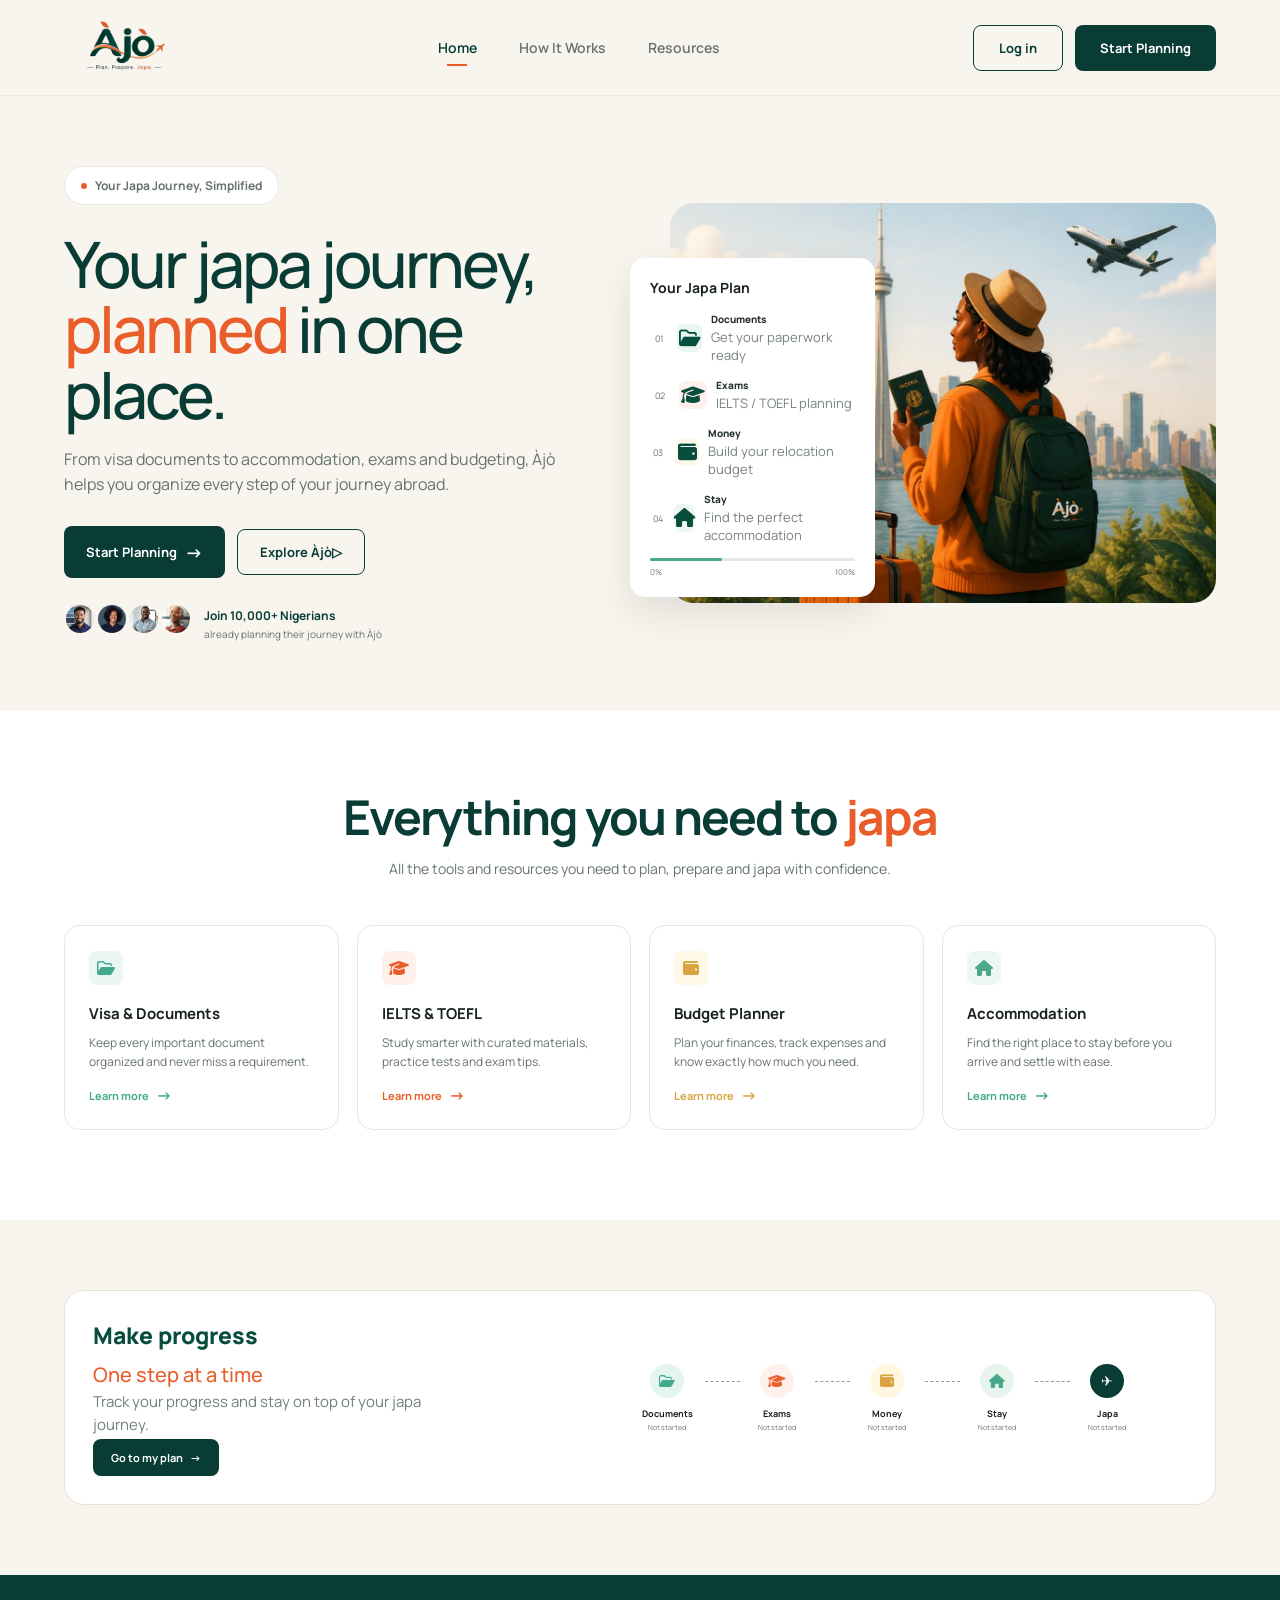
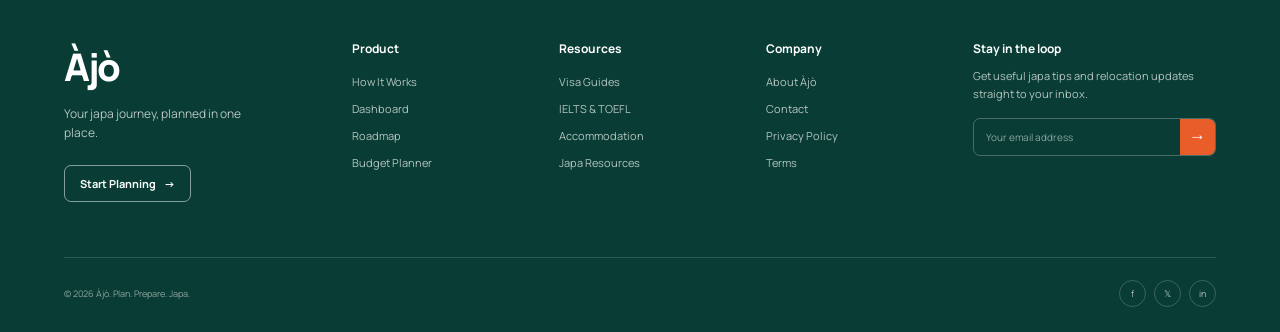
<file: index.html>
<!DOCTYPE html>
<html lang="en">
<head>
    <meta charset="UTF-8">
    <meta name="viewport" content="width=device-width, initial-scale=1.0">

    <title>Àjò — Plan. Prepare. Japa.</title>

    <link rel="stylesheet" href="css/style.css">

    <!-- Google Font -->
    <link rel="preconnect" href="https://fonts.googleapis.com">
    <link rel="preconnect" href="https://fonts.gstatic.com" crossorigin>
<link rel="stylesheet"
        href="https://cdnjs.cloudflare.com/ajax/libs/font-awesome/6.5.2/css/all.min.css">
    <link href="https://fonts.googleapis.com/css2?family=Manrope:wght@400;500;600;700;800&display=swap" rel="stylesheet">
</head>

<body>

    <!-- ================= NAVBAR ================= -->

    <header class="navbar">

        <div class="container nav-container">

            <!-- Logo -->
            <a href="index.html" class="logo">
               <img src="images/logo.png" alt="" srcset="">
            </a>

            <!-- Navigation -->
            <nav class="nav-links">
                <a href="#" class="active">Home</a>
                <a href="#how-it-works">How It Works</a>
                <a href="#resources">Resources</a>
            </nav>

            <!-- Navbar Buttons -->
            <div class="nav-actions">
                <a href="pages/login.html" class="login-btn">Log in</a>
                <a href="pages/onboarding.html" class="primary-btn">Start Planning</a>
            </div>

        </div>

    </header>


    <!-- ================= HERO ================= -->

    <main>

        <section class="hero">

            <div class="container hero-container">

                <!-- Hero Text -->
                <div class="hero-content">

                    <div class="eyebrow">
                        <span></span>
                        Your Japa Journey, Simplified
                    </div>

                    <h1>
                        Your japa journey,
                        <span>planned</span> in one place.
                    </h1>

                    <p>
                        From visa documents to accommodation, exams and
                        budgeting, Àjò helps you organize every step of your
                        journey abroad.
                    </p>

                    <!-- Hero Buttons -->
                    <div class="hero-buttons">

                        <a href="pages/onboarding.html" class="primary-btn">
                            Start Planning
                            <span>→</span>
                        </a>

                        <a href="#how-it-works" class="secondary-btn">
                            Explore Àjò
                            <span>▷</span>
                        </a>

                    </div>


                    <!-- Social Proof -->

                    <div class="social-proof">

                        <div class="avatars">
                            <div class="avatar"><img src="images/avi1.png" alt="Àjò user" srcset=""></div>
                            <div class="avatar"><img src="images/avi2.png" alt="Àjò user" srcset=""></div>
                            <div class="avatar"><img src="images/avi3.png" alt="Àjò user" srcset=""></div>
                            <div class="avatar"><img src="images/avi4.png" alt="Àjò user" srcset=""></div>
                        </div>

                        <div>
                            <strong>Join 10,000+ Nigerians</strong>
                            <p>already planning their journey with Àjò</p>
                        </div>

                    </div>

                </div>


                <!-- Hero Visual -->

                <div class="hero-visual">

                    <img
                        src="images/hero-image.jpeg"
                        alt="Traveller preparing for relocation"
                    >


                    <!-- Floating Plan Card -->

                    <div class="plan-card">

                        <h3>Your Japa Plan</h3>

                        <div class="plan-item">
                            <span class="number">01</span>

                            <div class="plan-icon document-icon"> <i class="fa-regular fa-folder-open"></i>
</div>

                            <div>
                                <strong>Documents</strong>
                                <small>Get your paperwork ready</small>
                            </div>
                        </div>


                        <div class="plan-item">
                            <span class="number">02</span>

                            <div class="plan-icon exam-icon"><i class="fa-solid fa-graduation-cap"></i></div>

                            <div>
                                <strong>Exams</strong>
                                <small>IELTS / TOEFL planning</small>
                            </div>
                        </div>


                        <div class="plan-item">
                            <span class="number">03</span>

                            <div class="plan-icon money-icon"> <i class="fa-solid fa-wallet"></i></div>

                            <div>
                                <strong>Money</strong>
                                <small>Build your relocation budget</small>
                            </div>
                        </div>


                        <div class="plan-item">
                            <span class="number">04</span>

                            <div class="plan-icon stay-icon"><i class="fa-solid fa-house"></i></div>

                            <div>
                                <strong>Stay</strong>
                                <small>Find the perfect accommodation</small>
                            </div>
                        </div>


                        <div class="progress-container">
                            <div class="progress-bar"></div>
                        </div>

                        <div class="progress-label">
                            <span>0%</span>
                            <span>100%</span>
                        </div>

                    </div>

                </div>

            </div>

        </section>


<!-- ================= FEATURES ================= -->

<section class="features" id="resources">

    <div class="container">

        <!-- Section Heading -->
        <div class="section-heading">

            <h2>
                Everything you need to
                <span>japa</span>
            </h2>

            <p>
                All the tools and resources you need to plan,
                prepare and japa with confidence.
            </p>

        </div>


        <!-- Feature Cards -->

        <div class="feature-grid">

            <!-- Card 1 -->
            <div class="feature-card">

                <div class="feature-icon document-feature">
                                    <i class="fa-regular fa-folder-open"></i>

                </div>

                <h3>Visa & Documents</h3>

                <p>
                    Keep every important document organized
                    and never miss a requirement.
                </p>

                <a href="pages/documents.html">
                    Learn more <span>→</span>
                </a>

            </div>


            <!-- Card 2 -->
            <div class="feature-card">

                <div class="feature-icon exam-feature">
                                    <i class="fa-solid fa-graduation-cap"></i>

                </div>

                <h3>IELTS & TOEFL</h3>

                <p>
                    Study smarter with curated materials,
                    practice tests and exam tips.
                </p>

                <a href="pages/ielts.html">
                    Learn more <span>→</span>
                </a>

            </div>


            <!-- Card 3 -->
            <div class="feature-card">

                <div class="feature-icon budget-feature">
                                    <i class="fa-solid fa-wallet"></i>

                </div>

                <h3>Budget Planner</h3>

                <p>
                    Plan your finances, track expenses and
                    know exactly how much you need.
                </p>

                <a href="pages/budget.html">
                    Learn more <span>→</span>
                </a>

            </div>


            <!-- Card 4 -->
            <div class="feature-card">

                <div class="feature-icon stay-feature">
                    <i class="fa-solid fa-house"></i>
                </div>

                <h3>Accommodation</h3>

                <p>
                    Find the right place to stay before you
                    arrive and settle with ease.
                </p>

                <a href="pages/accommodation.html">
                    Learn more <span>→</span>
                </a>

            </div>

        </div>

    </div>

</section>
<!-- ================= PROGRESS SECTION ================= -->

<section class="progress-section">

    <div class="container">

        <div class="progress-card">

            <!-- Left side -->
            <div class="progress-content">

                <h2>Make progress</h2>

                <h3>One step at a time</h3>

                <p>
                    Track your progress and stay on top of your
                    japa journey.
                </p>

                <a href="#" class="primary-btn">
                    Go to my plan
                    <span>→</span>
                </a>

            </div>


            <!-- Right side -->
            <div class="journey-progress">

                <!-- Documents -->
                <div class="journey-step">

                    <div class="journey-icon documents">
                                        <i class="fa-regular fa-folder-open"></i>

                    </div>

                    <strong>Documents</strong>
                    <small>Not started</small>

                </div>


                <div class="journey-line"></div>


                <!-- Exams -->
                <div class="journey-step">

                    <div class="journey-icon exams">
                <i class="fa-solid fa-graduation-cap"></i>
                    </div>

                    <strong>Exams</strong>
                    <small>Not started</small>

                </div>


                <div class="journey-line"></div>


                <!-- Money -->
                <div class="journey-step">

                    <div class="journey-icon money">
                                        <i class="fa-solid fa-wallet"></i>

                    </div>

                    <strong>Money</strong>
                    <small>Not started</small>

                </div>


                <div class="journey-line"></div>


                <!-- Stay -->
                <div class="journey-step">

                    <div class="journey-icon stay">
                                        <i class="fa-solid fa-house"></i>

                    </div>

                    <strong>Stay</strong>
                    <small>Not started</small>

                </div>


                <div class="journey-line"></div>


                <!-- Japa -->
                <div class="journey-step">

                    <div class="journey-icon japa">
                        ✈
                    </div>

                    <strong>Japa</strong>
                    <small>Not started</small>

                </div>

            </div>

        </div>

    </div>

</section>

<!-- ================= FOOTER ================= -->

<footer class="footer">

    <div class="container">

        <div class="footer-top">

            <!-- Brand -->
            <div class="footer-brand">

                <a href="index.html" class="footer-logo">
                    Àjò
                </a>

                <p>
                    Your japa journey, planned in one place.
                </p>

                <a href="#" class="footer-cta">
                    Start Planning <span>→</span>
                </a>

            </div>


            <!-- Product -->
            <div class="footer-column">

                <h4>Product</h4>

                <a href="#">How It Works</a>
                <a href="#">Dashboard</a>
                <a href="#">Roadmap</a>
                <a href="#">Budget Planner</a>

            </div>


            <!-- Resources -->
            <div class="footer-column">

                <h4>Resources</h4>

                <a href="#">Visa Guides</a>
                <a href="#">IELTS & TOEFL</a>
                <a href="#">Accommodation</a>
                <a href="#">Japa Resources</a>

            </div>


            <!-- Company -->
            <div class="footer-column">

                <h4>Company</h4>

                <a href="#">About Àjò</a>
                <a href="#">Contact</a>
                <a href="#">Privacy Policy</a>
                <a href="#">Terms</a>

            </div>


            <!-- Newsletter -->
            <div class="footer-newsletter">

                <h4>Stay in the loop</h4>

                <p>
                    Get useful japa tips and relocation updates
                    straight to your inbox.
                </p>

                <form class="newsletter-form">

                    <input
                        type="email"
                        placeholder="Your email address"
                        required
                    >

                    <button type="submit">
                        →
                    </button>

                </form>

            </div>

        </div>


        <!-- Footer bottom -->

        <div class="footer-bottom">

            <p>
                © 2026 Àjò. Plan. Prepare. Japa.
            </p>

            <div class="social-links">

                <a href="#" aria-label="facebook">f</a>
                <a href="#" aria-label="Twitter">𝕏</a>
                <a href="#" aria-label="LinkedIn">in</a>

            </div>

        </div>

    </div>

</footer>
    </main>


    <!-- JavaScript -->
    <script src="js/script.js"></script>

</body>
</html>
</file>
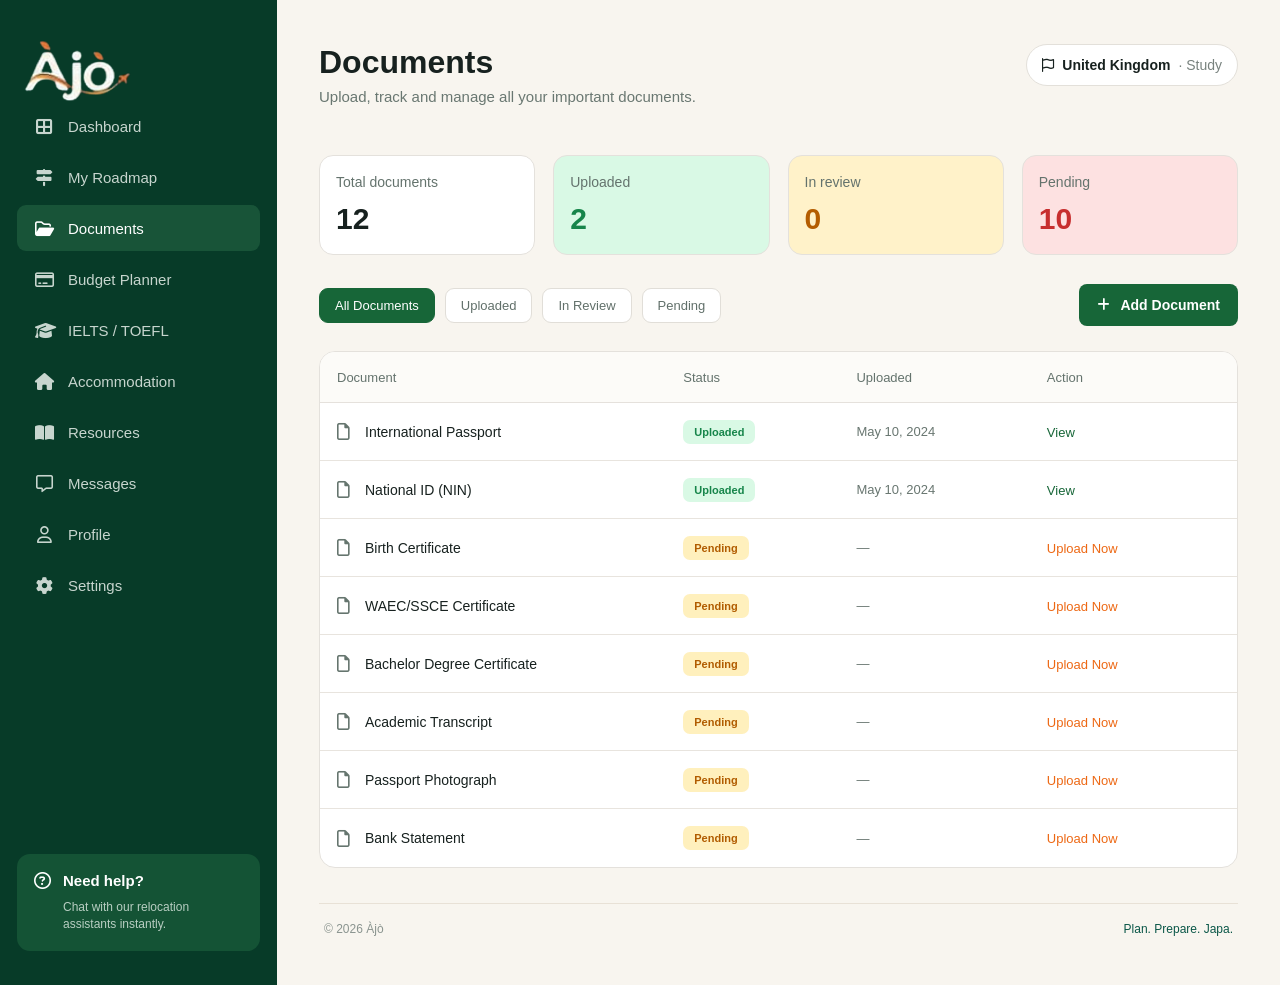
<file: pages/documents.html>
<!DOCTYPE html>
<html lang="en">
<head>
    <meta charset="UTF-8">
    <meta name="viewport" content="width=device-width, initial-scale=1.0">

    <title>Documents | Àjò</title>

    <link rel="stylesheet" href="../css/style.css">

    <!-- Font Awesome -->
    <link rel="stylesheet"
        href="https://cdnjs.cloudflare.com/ajax/libs/font-awesome/6.5.2/css/all.min.css">
</head>

<body class="documents-page">

<div class="documents-layout">

    <!-- ================= SIDEBAR ================= -->

    <aside class="documents-sidebar">

         <a href="index.html" class="logo">
               <img src="../images/logo2.png" alt="" srcset="">
            </a>


        <nav class="documents-nav">

            <a href="dashboard.html">
                <i class="fa-solid fa-table-cells-large"></i>
                <span>Dashboard</span>
            </a>

            <a href="roadmap.html">
                <i class="fa-solid fa-signs-post"></i>
                <span>My Roadmap</span>
            </a>

            <a href="documents.html" class="active">
                <i class="fa-regular fa-folder-open"></i>
                <span>Documents</span>
            </a>

            <a href="budget.html">
                <i class="fa-regular fa-credit-card"></i>
                <span>Budget Planner</span>
            </a>

            <a href="ielts.html">
                <i class="fa-solid fa-graduation-cap"></i>
                <span>IELTS / TOEFL</span>
            </a>

            <a href="accommodation.html">
                <i class="fa-solid fa-house"></i>
                <span>Accommodation</span>
            </a>

            <a href="#">
<i class="fa-solid fa-book-open"></i>
                <span>Resources</span>
            </a>

            <a href="#">
                <i class="fa-regular fa-message"></i>
                <span>Messages</span>
            </a>

            <a href="profile.html">
                <i class="fa-regular fa-user"></i>
                <span>Profile</span>
            </a>

            <a href="#">
                <i class="fa-solid fa-gear"></i>
                <span>Settings</span>
            </a>

        </nav>


        <!-- HELP -->

        <div class="documents-help">

            <div class="help-icon">
                <i class="fa-regular fa-circle-question"></i>
            </div>

            <div>
                <strong>Need help?</strong>

                <p>
                    Chat with our relocation assistants instantly.
                </p>
            </div>

        </div>

    </aside>



    <!-- ================= MAIN ================= -->

    <main class="documents-main">


        <!-- HEADER -->

        <header class="documents-header">

            <div>

                <h1>Documents</h1>

                <p>
                    Upload, track and manage all your important documents.
                </p>

            </div>


            <div class="documents-destination">

                <span><i class="fa-regular fa-flag"></i></span>

                <strong id="documentsDestination">
                    United Kingdom
                </strong>

                <span>· Study</span>

            </div>

        </header>



        <!-- ================= SUMMARY CARDS ================= -->

        <section class="document-summary">


            <div class="summary-card">

                <span>Total documents</span>

                <strong id="totalDocuments">
                    12
                </strong>

            </div>


            <div class="summary-card uploaded-card">

                <span>Uploaded</span>

                <strong id="uploadedDocuments">
                    2
                </strong>

            </div>


            <div class="summary-card review-card">

                <span>In review</span>

                <strong id="reviewDocuments">
                    0
                </strong>

            </div>


            <div class="summary-card pending-card">

                <span>Pending</span>

                <strong id="pendingDocuments">
                    10
                </strong>

            </div>

        </section>



        <!-- ================= FILTERS ================= -->

        <section class="document-controls">

            <div class="document-tabs">

                <button
                    class="document-tab active"
                    data-filter="all">
                    All Documents
                </button>

                <button
                    class="document-tab"
                    data-filter="uploaded">
                    Uploaded
                </button>

                <button
                    class="document-tab"
                    data-filter="review">
                    In Review
                </button>

                <button
                    class="document-tab"
                    data-filter="pending">
                    Pending
                </button>

            </div>


            <button
                class="add-document-btn"
                id="addDocumentBtn">

                <i class="fa-solid fa-plus"></i>

                Add Document

            </button>

        </section>



        <!-- ================= DOCUMENT TABLE ================= -->

        <section class="documents-table-wrapper">

            <div class="documents-table-header">

                <div>Document</div>
                <div>Status</div>
                <div>Uploaded</div>
                <div>Action</div>

            </div>



            <!-- PASSPORT -->

            <div
                class="document-row"
                data-status="uploaded">

                <div class="document-name">

                    <i class="fa-regular fa-file"></i>

                    <span>International Passport</span>

                </div>

                <div>
                    <span class="document-status uploaded">
                        Uploaded
                    </span>
                </div>

                <div class="uploaded-date">
                    May 10, 2024
                </div>

                <div>
                    <button class="document-action view-action">
                        View
                    </button>
                </div>

            </div>



            <!-- NIN -->

            <div
                class="document-row"
                data-status="uploaded">

                <div class="document-name">

                    <i class="fa-regular fa-file"></i>

                    <span>National ID (NIN)</span>

                </div>

                <div>
                    <span class="document-status uploaded">
                        Uploaded
                    </span>
                </div>

                <div class="uploaded-date">
                    May 10, 2024
                </div>

                <div>
                    <button class="document-action view-action">
                        View
                    </button>
                </div>

            </div>



            <!-- BIRTH CERTIFICATE -->

            <div
                class="document-row"
                data-status="pending">

                <div class="document-name">

                    <i class="fa-regular fa-file"></i>

                    <span>Birth Certificate</span>

                </div>

                <div>
                    <span class="document-status pending">
                        Pending
                    </span>
                </div>

                <div class="uploaded-date">
                    —
                </div>

                <div>
                    <button
                        class="document-action upload-action">
                        Upload Now
                    </button>
                </div>

            </div>



            <!-- WAEC -->

            <div
                class="document-row"
                data-status="pending">

                <div class="document-name">

                    <i class="fa-regular fa-file"></i>

                    <span>WAEC/SSCE Certificate</span>

                </div>

                <div>
                    <span class="document-status pending">
                        Pending
                    </span>
                </div>

                <div class="uploaded-date">
                    —
                </div>

                <div>
                    <button
                        class="document-action upload-action">
                        Upload Now
                    </button>
                </div>

            </div>



            <!-- DEGREE -->

            <div
                class="document-row"
                data-status="pending">

                <div class="document-name">

                    <i class="fa-regular fa-file"></i>

                    <span>Bachelor Degree Certificate</span>

                </div>

                <div>
                    <span class="document-status pending">
                        Pending
                    </span>
                </div>

                <div class="uploaded-date">
                    —
                </div>

                <div>
                    <button
                        class="document-action upload-action">
                        Upload Now
                    </button>
                </div>

            </div>



            <!-- TRANSCRIPT -->

            <div
                class="document-row"
                data-status="pending">

                <div class="document-name">

                    <i class="fa-regular fa-file"></i>

                    <span>Academic Transcript</span>

                </div>

                <div>
                    <span class="document-status pending">
                        Pending
                    </span>
                </div>

                <div class="uploaded-date">
                    —
                </div>

                <div>
                    <button
                        class="document-action upload-action">
                        Upload Now
                    </button>
                </div>

            </div>



            <!-- PASSPORT PHOTO -->

            <div
                class="document-row"
                data-status="pending">

                <div class="document-name">

                    <i class="fa-regular fa-file"></i>

                    <span>Passport Photograph</span>

                </div>

                <div>
                    <span class="document-status pending">
                        Pending
                    </span>
                </div>

                <div class="uploaded-date">
                    —
                </div>

                <div>
                    <button
                        class="document-action upload-action">
                        Upload Now
                    </button>
                </div>

            </div>



            <!-- BANK -->

            <div
                class="document-row"
                data-status="pending">

                <div class="document-name">

                    <i class="fa-regular fa-file"></i>

                    <span>Bank Statement</span>

                </div>

                <div>
                    <span class="document-status pending">
                        Pending
                    </span>
                </div>

                <div class="uploaded-date">
                    —
                </div>

                <div>
                    <button
                        class="document-action upload-action">
                        Upload Now
                    </button>
                </div>

            </div>

        </section>



        <!-- HIDDEN FILE INPUT -->

        <input
            type="file"
            id="documentFileInput"
            hidden
            accept=".pdf,.jpg,.jpeg,.png">


             <!-- DASHBOARD FOOTER -->
<footer class="pages-footer">
    <span>© 2026 Àjò</span>
    <span>Plan. Prepare. Japa.</span>
</footer>
    </main>

</div>


<script src="../js/script.js"></script>

</body>
</html>
</file>
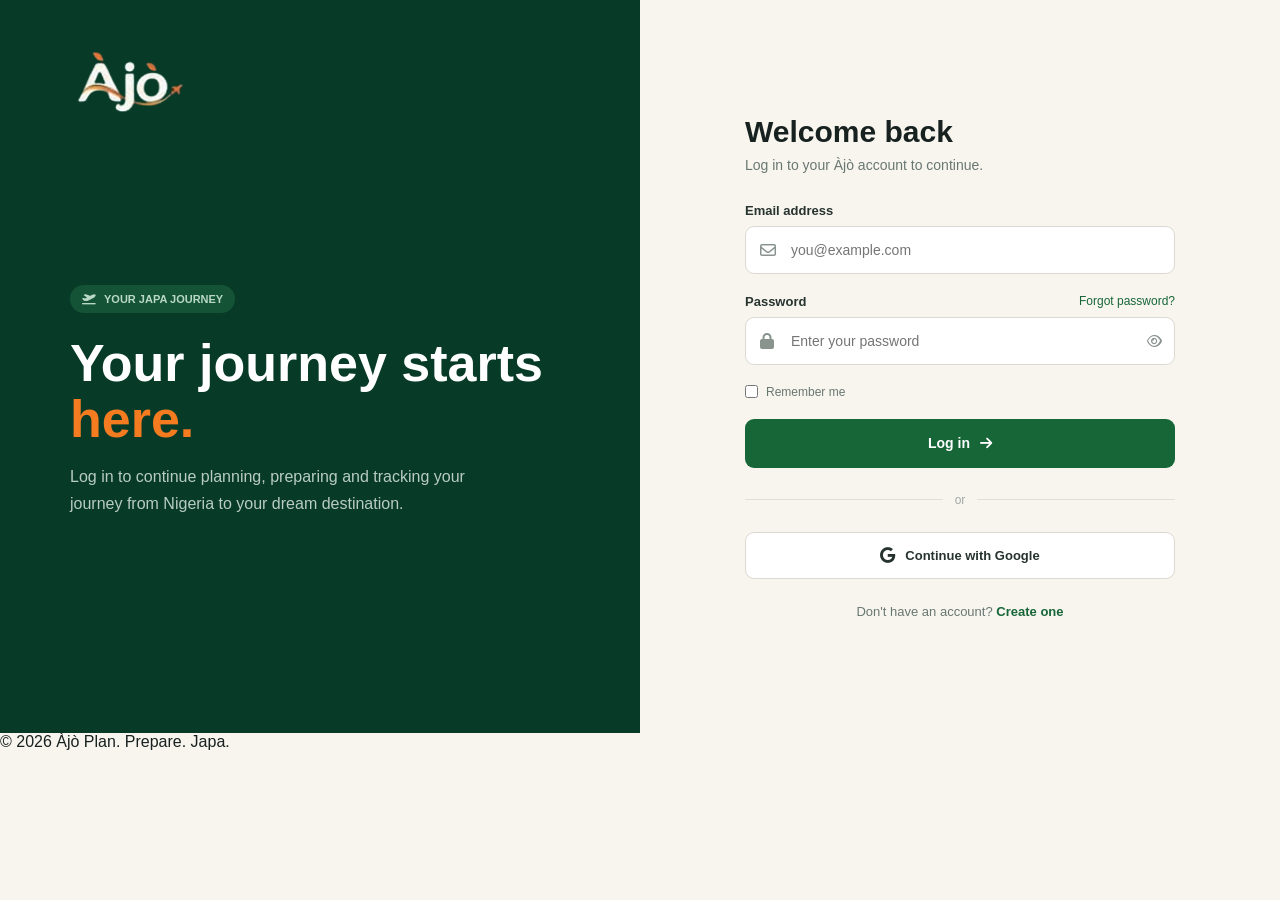
<file: pages/login.html>
<!DOCTYPE html>
<html lang="en">
<head>
    <meta charset="UTF-8">
    <meta name="viewport" content="width=device-width, initial-scale=1.0">

    <title>Login | Àjò</title>

    <link rel="stylesheet" href="../css/style.css">

    <link rel="stylesheet"
        href="https://cdnjs.cloudflare.com/ajax/libs/font-awesome/6.5.2/css/all.min.css">
</head>

<body class="login-page">

    <main class="login-container">

        <!-- LEFT SIDE -->
        <section class="login-left">

           <a href="index.html" class="logo">
               <img src="../images/logo2.png" alt="" srcset="">
            </a>

            <div class="login-message">
                <span class="login-badge">
                    <i class="fa-solid fa-plane-departure"></i>
                    YOUR JAPA JOURNEY
                </span>

                <h1>
                    Your journey starts
                    <span>here.</span>
                </h1>

                <p>
                    Log in to continue planning, preparing and tracking
                    your journey from Nigeria to your dream destination.
                </p>
            </div>

        </section>


        <!-- RIGHT SIDE -->
        <section class="login-right">

            <div class="login-card">

                <div class="login-heading">
                    <h2>Welcome back</h2>

                    <p>
                        Log in to your Àjò account to continue.
                    </p>
                </div>


                <form id="loginForm">

                    <!-- EMAIL -->

                    <div class="form-group">

                        <label for="email">
                            Email address
                        </label>

                        <div class="input-wrapper">

                            <i class="fa-regular fa-envelope"></i>

                            <input
                                type="email"
                                id="email"
                                placeholder="you@example.com"
                                required>

                        </div>

                    </div>


                    <!-- PASSWORD -->

                    <div class="form-group">

                        <div class="password-label">

                            <label for="password">
                                Password
                            </label>

                            <a href="#">
                                Forgot password?
                            </a>

                        </div>

                        <div class="input-wrapper">

                            <i class="fa-solid fa-lock"></i>

                            <input
                                type="password"
                                id="password"
                                placeholder="Enter your password"
                                required>

                            <button
                                type="button"
                                class="toggle-password"
                                id="togglePassword"
                                aria-label="Show password">

                                <i class="fa-regular fa-eye"></i>

                            </button>

                        </div>

                    </div>


                    <!-- REMEMBER -->

                    <label class="remember-me">

                        <input type="checkbox">

                        <span>Remember me</span>

                    </label>


                    <!-- LOGIN -->

                    <button
                        type="submit"
                        class="login-button">

                        Log in

                        <i class="fa-solid fa-arrow-right"></i>

                    </button>

                </form>


                <div class="login-divider">
                    <span>or</span>
                </div>


                <!-- GOOGLE -->

                <button class="google-button" type="button">

                    <i class="fa-brands fa-google"></i>

                    Continue with Google

                </button>


                <p class="signup-text">

                    Don't have an account?

                    <a href="signup.html">
                        Create one
                    </a>

                </p>

            </div>

        </section>
        
 <!-- FOOTER -->

        <footer class="dashboard-footer">

            <span>© 2026 Àjò</span>

            <span>Plan. Prepare. Japa.</span>

        </footer>
    </main>


    <script src="../js/script.js"></script>

</body>
</html>
</file>
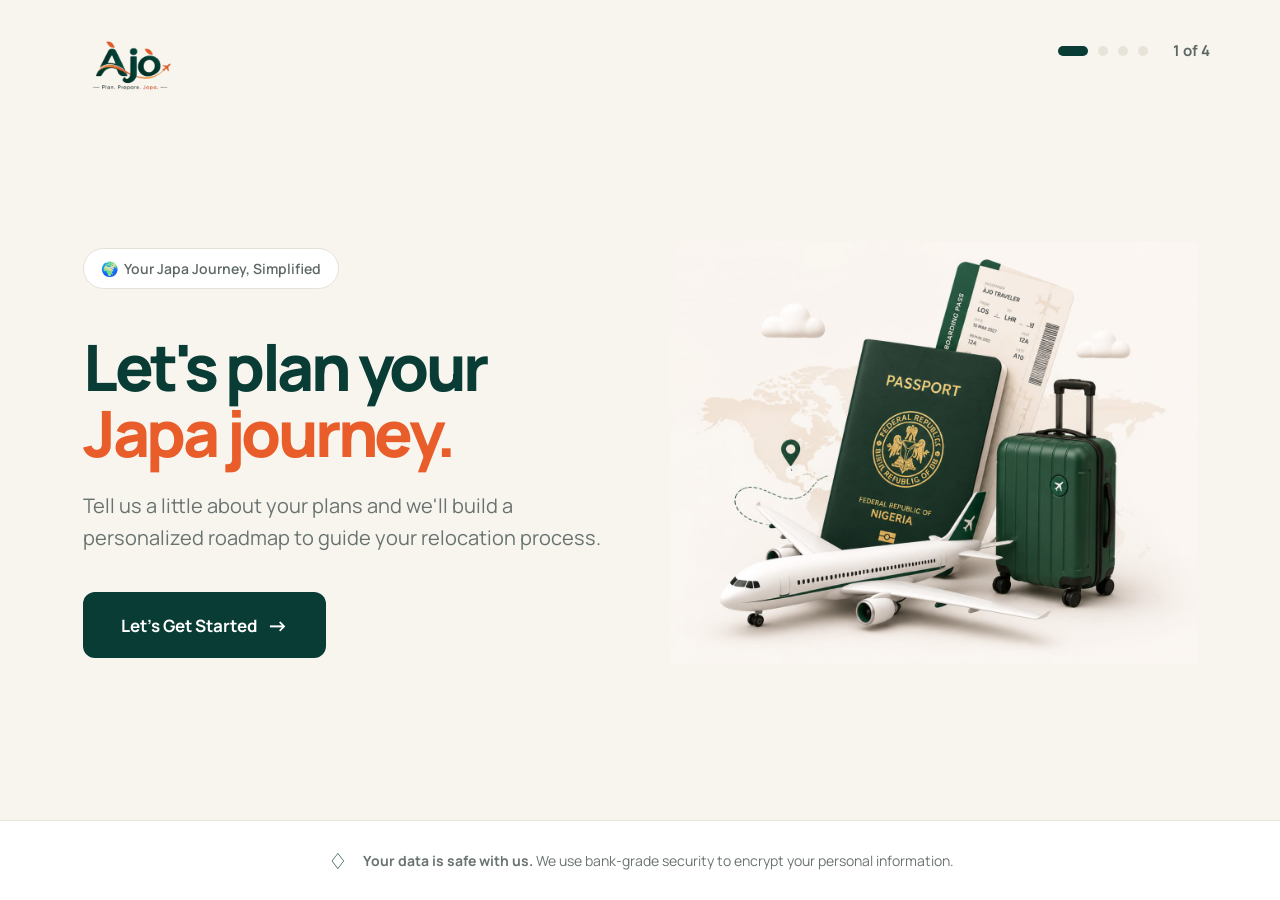
<file: pages/onboarding.html>
<!DOCTYPE html>
<html lang="en">

<head>
    <meta charset="UTF-8">
    <meta name="viewport" content="width=device-width, initial-scale=1.0">

    <title>Àjò — Start Your Japa Journey</title>

    <link rel="stylesheet" href="../css/style.css">

    <link rel="preconnect" href="https://fonts.googleapis.com">
    <link rel="preconnect" href="https://fonts.gstatic.com" crossorigin>

    <link href="https://fonts.googleapis.com/css2?family=Manrope:wght@400;500;600;700;800&display=swap"
        rel="stylesheet">
</head>

<body>

    <main class="onboarding-page">

        <!-- ================= TOP BAR ================= -->

        <header class="onboarding-header">

           <a href="index.html" class="logo">
               <img src="../images/logo.png" alt="" srcset="">
            </a>

            <div class="step-indicator">

                <div class="step-dots">
                    <span class="active"></span>
                    <span></span>
                    <span></span>
                    <span></span>
                </div>

                <span class="step-number">1 of 4</span>

            </div>

        </header>


        <!-- ================= WELCOME CONTENT ================= -->

        <section class="welcome-section">

            <!-- Left -->
            <div class="welcome-content">

                <div class="welcome-badge">
                    <span>🌍</span>
                    Your Japa Journey, Simplified
                </div>

                <h1>
                    Let's plan your
                    <span>Japa journey.</span>
                </h1>

                <p>
                    Tell us a little about your plans and we'll
                    build a personalized roadmap to guide your
                    relocation process.
                </p>

                <a href="destination.html" class="welcome-button">
                    Let's Get Started
                    <span>→</span>
                </a>

            </div>


            <!-- Right -->
            <div class="welcome-image">

                <img
                    src="../images/onboarding-travel.jpeg"
                    alt="Travel essentials including passport, airplane and luggage"
                >

            </div>

        </section>


        <!-- ================= SECURITY ================= -->

        <div class="security-message">

            <span class="security-icon">♢</span>

            <p>
                <strong>Your data is safe with us.</strong>
                We use bank-grade security to encrypt your personal information.
            </p>

        </div>

    </main>


    <script src="../js/script.js"></script>

</body>

</html>
</file>
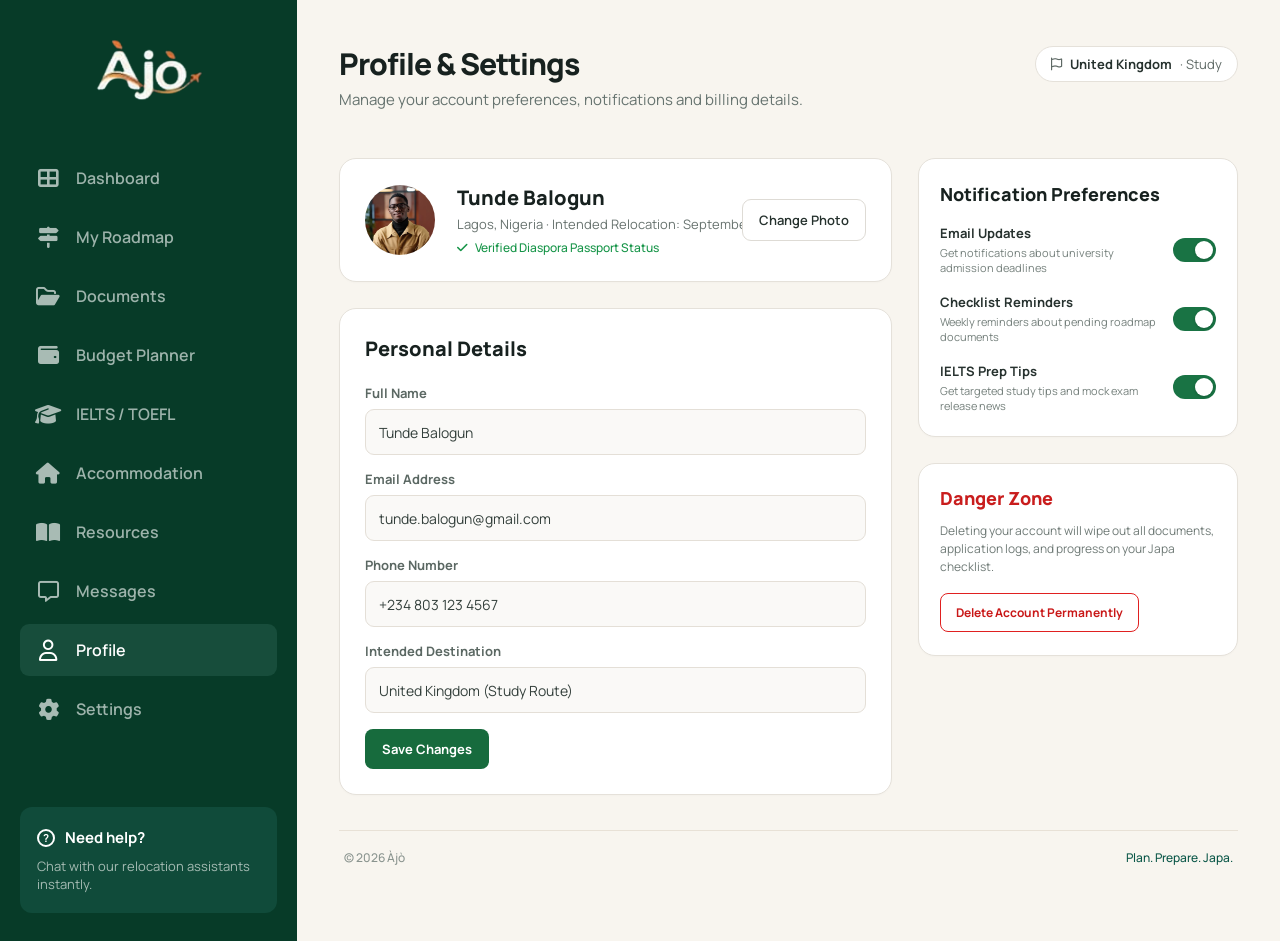
<file: pages/profile.html>
<!DOCTYPE html>
<html lang="en">
<head>
    <meta charset="UTF-8">
    <meta name="viewport" content="width=device-width, initial-scale=1.0">

    <title>Àjò — Profile & Settings</title>

    <link rel="stylesheet" href="../css/style.css">

    <!-- Font Awesome -->
    <link
        rel="stylesheet"
        href="https://cdnjs.cloudflare.com/ajax/libs/font-awesome/6.5.2/css/all.min.css"
    >

    <!-- Google Font -->
    <link rel="preconnect" href="https://fonts.googleapis.com">
    <link rel="preconnect" href="https://fonts.gstatic.com" crossorigin>

    <link
        href="https://fonts.googleapis.com/css2?family=Manrope:wght@400;500;600;700;800&display=swap"
        rel="stylesheet"
    >
</head>


<body class="dashboard-page profile-page">


    <!-- =====================================
         SIDEBAR
    ====================================== -->

    <aside class="dashboard-sidebar">

        <!-- LOGO -->

        <a href="../index.html" class="logo dashboard-logo">
            <img src="../images/logo2.png" alt="Àjò">
        </a>


        <!-- NAVIGATION -->

        <nav class="dashboard-nav">

            <a href="dashboard.html" class="dashboard-nav-link">
                <span class="nav-icon">
                    <i class="fa-solid fa-table-cells-large"></i>
                </span>

                <span>Dashboard</span>
            </a>


            <a href="roadmap.html" class="dashboard-nav-link">
                <span class="nav-icon">
                    <i class="fa-solid fa-signs-post"></i>
                </span>

                <span>My Roadmap</span>
            </a>


            <a href="documents.html" class="dashboard-nav-link">
                <span class="nav-icon">
                    <i class="fa-regular fa-folder-open"></i>
                </span>

                <span>Documents</span>
            </a>


            <a href="budget.html" class="dashboard-nav-link">
                <span class="nav-icon">
                    <i class="fa-solid fa-wallet"></i>
                </span>

                <span>Budget Planner</span>
            </a>


            <a href="ielts.html" class="dashboard-nav-link">
                <span class="nav-icon">
                    <i class="fa-solid fa-graduation-cap"></i>
                </span>

                <span>IELTS / TOEFL</span>
            </a>


            <a href="accommodation.html" class="dashboard-nav-link">
                <span class="nav-icon">
                    <i class="fa-solid fa-house"></i>
                </span>

                <span>Accommodation</span>
            </a>


            <a href="#" class="dashboard-nav-link">
                <span class="nav-icon">
                    <i class="fa-solid fa-book-open"></i>
                </span>

                <span>Resources</span>
            </a>


            <a href="#" class="dashboard-nav-link">
                <span class="nav-icon">
                    <i class="fa-regular fa-message"></i>
                </span>

                <span>Messages</span>
            </a>


            <!-- ACTIVE PROFILE -->

            <a href="profile.html" class="dashboard-nav-link active">

                <span class="nav-icon">
                    <i class="fa-regular fa-user"></i>
                </span>

                <span>Profile</span>

            </a>


            <a href="#" class="dashboard-nav-link">

                <span class="nav-icon">
                    <i class="fa-solid fa-gear"></i>
                </span>

                <span>Settings</span>

            </a>

        </nav>


        <!-- HELP -->

        <div class="dashboard-help">

            <div class="help-title">

                <span>?</span>

                Need help?

            </div>


            <p>
                Chat with our relocation assistants instantly.
            </p>

        </div>

    </aside>



    <!-- =====================================
         MAIN CONTENT
    ====================================== -->

    <main class="profile-main">


        <!-- =================================
             PAGE HEADER
        ================================== -->

        <header class="profile-header">

            <div>

                <h1>Profile &amp; Settings</h1>

                <p>
                    Manage your account preferences, notifications and billing details.
                </p>

            </div>


            <!-- DESTINATION PILL -->

            <div class="profile-destination-pill">

                <span><i class="fa-regular fa-flag"></i></span>

                <strong id="profileDestination">
                    United Kingdom
                </strong>

                <span>· Study</span>

            </div>

        </header>



        <!-- =================================
             PROFILE GRID
        ================================== -->

        <div class="profile-grid">


            <!-- =================================
                 LEFT COLUMN
            ================================== -->

            <div class="profile-left">


                <!-- PROFILE SUMMARY -->

                <section class="profile-card profile-summary">

                    <div class="profile-user">

                        <img
                            src="../images/profile.png"
                            alt="Tunde Balogun"
                            id="profileImage"
                        >

                        <div class="profile-user-info">

                            <h2>Tunde Balogun</h2>

                            <p>
                                Lagos, Nigeria · Intended Relocation:
                                September 2027
                            </p>

                            <span class="verified-profile">
                                <i class="fa-solid fa-check"></i>
                                Verified Diaspora Passport Status
                            </span>

                        </div>

                    </div>


                    <button
                        type="button"
                        class="change-photo-btn"
                        id="changePhotoBtn"
                    >
                        Change Photo
                    </button>

                    <input
                        type="file"
                        id="profilePhotoInput"
                        accept="image/*"
                        hidden
                    >

                </section>



                <!-- PERSONAL DETAILS -->

                <section class="profile-card personal-details-card">

                    <h2>Personal Details</h2>


                    <form id="profileForm">


                        <!-- FULL NAME -->

                        <div class="profile-field">

                            <label for="fullName">
                                Full Name
                            </label>

                            <input
                                type="text"
                                id="fullName"
                                value="Tunde Balogun"
                            >

                        </div>



                        <!-- EMAIL -->

                        <div class="profile-field">

                            <label for="email">
                                Email Address
                            </label>

                            <input
                                type="email"
                                id="email"
                                value="tunde.balogun@gmail.com"
                            >

                        </div>



                        <!-- PHONE -->

                        <div class="profile-field">

                            <label for="phone">
                                Phone Number
                            </label>

                            <input
                                type="tel"
                                id="phone"
                                value="+234 803 123 4567"
                            >

                        </div>



                        <!-- DESTINATION -->

                        <div class="profile-field">

                            <label for="profileDestinationInput">
                                Intended Destination
                            </label>

                            <input
                                type="text"
                                id="profileDestinationInput"
                                value="United Kingdom (Study Route)"
                            >

                        </div>



                        <!-- SAVE -->

                        <button
                            type="submit"
                            class="save-changes-btn"
                        >
                            Save Changes
                        </button>

                    </form>

                </section>

            </div>



            <!-- =================================
                 RIGHT COLUMN
            ================================== -->

            <div class="profile-right">


                <!-- NOTIFICATIONS -->

                <section class="profile-card notification-card">

                    <h2>
                        Notification Preferences
                    </h2>


                    <!-- EMAIL UPDATES -->

                    <div class="notification-setting">

                        <div>

                            <strong>
                                Email Updates
                            </strong>

                            <p>
                                Get notifications about university admission deadlines
                            </p>

                        </div>


                        <label class="toggle">

                            <input
                                type="checkbox"
                                id="emailUpdates"
                                checked
                            >

                            <span class="toggle-slider"></span>

                        </label>

                    </div>



                    <!-- CHECKLIST -->

                    <div class="notification-setting">

                        <div>

                            <strong>
                                Checklist Reminders
                            </strong>

                            <p>
                                Weekly reminders about pending roadmap documents
                            </p>

                        </div>


                        <label class="toggle">

                            <input
                                type="checkbox"
                                id="checklistReminders"
                                checked
                            >

                            <span class="toggle-slider"></span>

                        </label>

                    </div>



                    <!-- IELTS -->

                    <div class="notification-setting">

                        <div>

                            <strong>
                                IELTS Prep Tips
                            </strong>

                            <p>
                                Get targeted study tips and mock exam release news
                            </p>

                        </div>


                        <label class="toggle">

                            <input
                                type="checkbox"
                                id="ieltsTips"
                                checked
                            >

                            <span class="toggle-slider"></span>

                        </label>

                    </div>

                </section>



                <!-- DANGER ZONE -->

                <section class="profile-card danger-zone">

                    <h2>
                        Danger Zone
                    </h2>

                    <p>
                        Deleting your account will wipe out all documents,
                        application logs, and progress on your Japa checklist.
                    </p>


                    <button
                        type="button"
                        class="delete-account-btn"
                        id="deleteAccountBtn"
                    >
                        Delete Account Permanently
                    </button>

                </section>

            </div>

        </div>

 <!-- DASHBOARD FOOTER -->
<footer class="pages-footer">
    <span>© 2026 Àjò</span>
    <span>Plan. Prepare. Japa.</span>
</footer>
    </main>



    <script src="../js/script.js"></script>

</body>
</html>
</file>
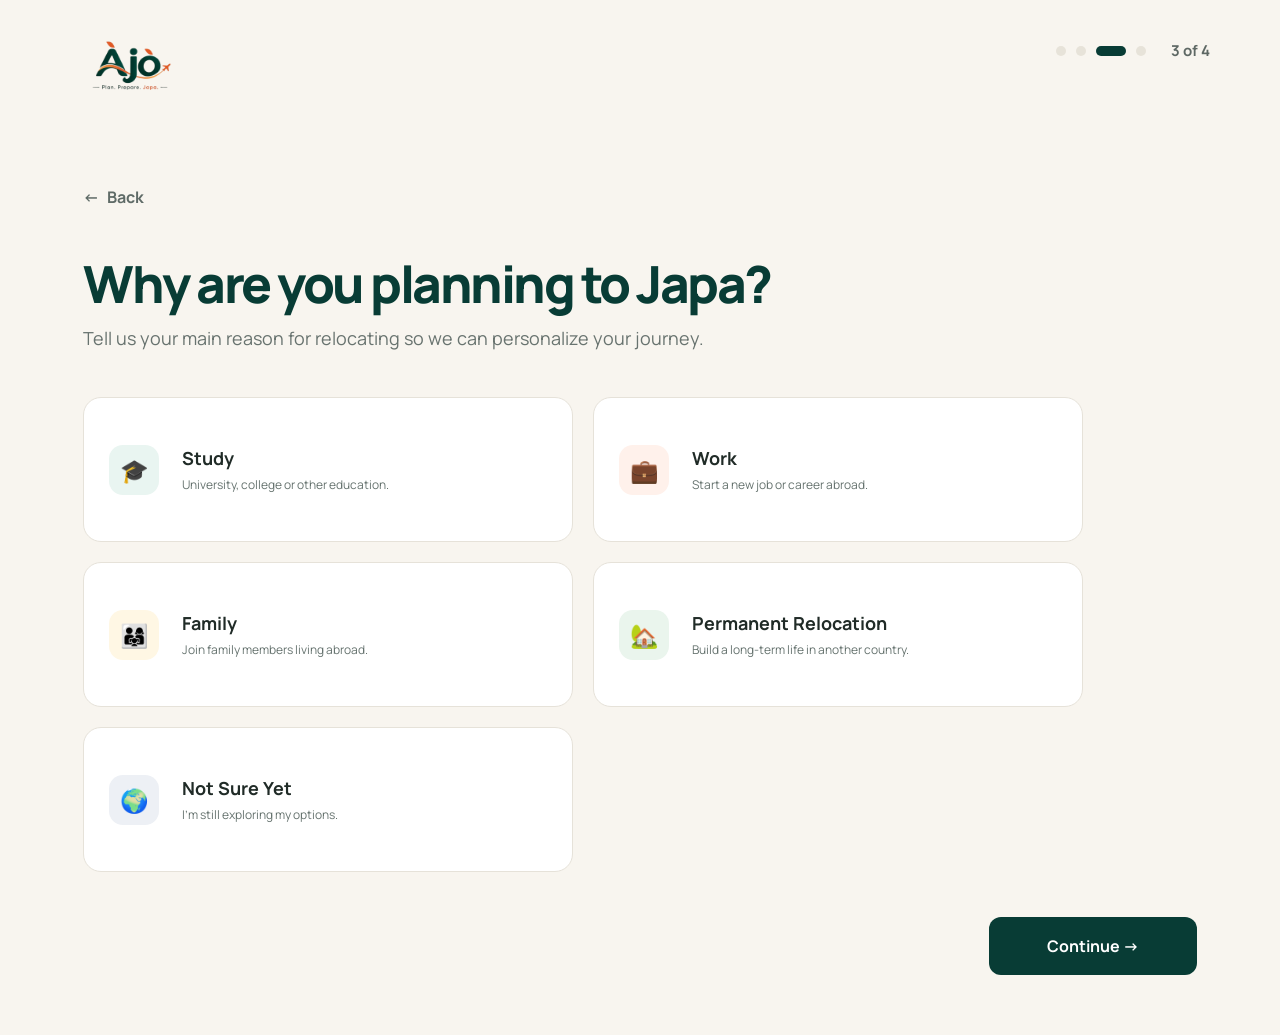
<file: pages/purpose.html>
<!DOCTYPE html>
<html lang="en">

<head>
    <meta charset="UTF-8">
    <meta name="viewport" content="width=device-width, initial-scale=1.0">

    <title>Àjò — Your Purpose</title>

    <link rel="stylesheet" href="../css/style.css">

    <link rel="preconnect" href="https://fonts.googleapis.com">
    <link rel="preconnect" href="https://fonts.gstatic.com" crossorigin>

    <link href="https://fonts.googleapis.com/css2?family=Manrope:wght@400;500;600;700;800&display=swap"
        rel="stylesheet">
</head>

<body>

    <main class="onboarding-page">

        <!-- HEADER -->

        <header class="onboarding-header">

            <a href="index.html" class="logo">
               <img src="../images/logo.png" alt="" srcset="">
            </a>

            <div class="step-indicator">

                <div class="step-dots">
                    <span></span>
                    <span></span>
                    <span class="active"></span>
                    <span></span>
                </div>

                <span class="step-number">3 of 4</span>

            </div>

        </header>


        <!-- PURPOSE -->

        <section class="choice-section">

            <a href="destination.html" class="back-link">
                ← <span>Back</span>
            </a>


            <div class="choice-heading">

                <h1>
                    Why are you planning to Japa?
                </h1>

                <p>
                    Tell us your main reason for relocating so we
                    can personalize your journey.
                </p>

            </div>


            <!-- PURPOSE OPTIONS -->

            <div class="purpose-grid">

                <button class="purpose-card" data-purpose="Study">

                    <div class="choice-icon study-icon">
                        🎓
                    </div>

                    <div>
                        <h2>Study</h2>

                        <p>
                            University, college or other education.
                        </p>
                    </div>

                    <span class="choice-check">✓</span>

                </button>


                <button class="purpose-card" data-purpose="Work">

                    <div class="choice-icon work-icon">
                        💼
                    </div>

                    <div>
                        <h2>Work</h2>

                        <p>
                            Start a new job or career abroad.
                        </p>
                    </div>

                    <span class="choice-check">✓</span>

                </button>


                <button class="purpose-card" data-purpose="Family">

                    <div class="choice-icon family-icon">
                        👨‍👩‍👧
                    </div>

                    <div>
                        <h2>Family</h2>

                        <p>
                            Join family members living abroad.
                        </p>
                    </div>

                    <span class="choice-check">✓</span>

                </button>


                <button class="purpose-card" data-purpose="Permanent Relocation">

                    <div class="choice-icon relocation-icon">
                        🏡
                    </div>

                    <div>
                        <h2>Permanent Relocation</h2>

                        <p>
                            Build a long-term life in another country.
                        </p>
                    </div>

                    <span class="choice-check">✓</span>

                </button>


                <button class="purpose-card" data-purpose="Not Sure Yet">

                    <div class="choice-icon unsure-icon">
                        🌍
                    </div>

                    <div>
                        <h2>Not Sure Yet</h2>

                        <p>
                            I'm still exploring my options.
                        </p>
                    </div>

                    <span class="choice-check">✓</span>

                </button>

            </div>


            <!-- CONTINUE -->

            <div class="choice-actions">

                <button class="continue-button" id="purposeContinue">
                    Continue →
                </button>

            </div>

        </section>

    </main>


    <script src="../js/script.js"></script>

</body>

</html>
</file>
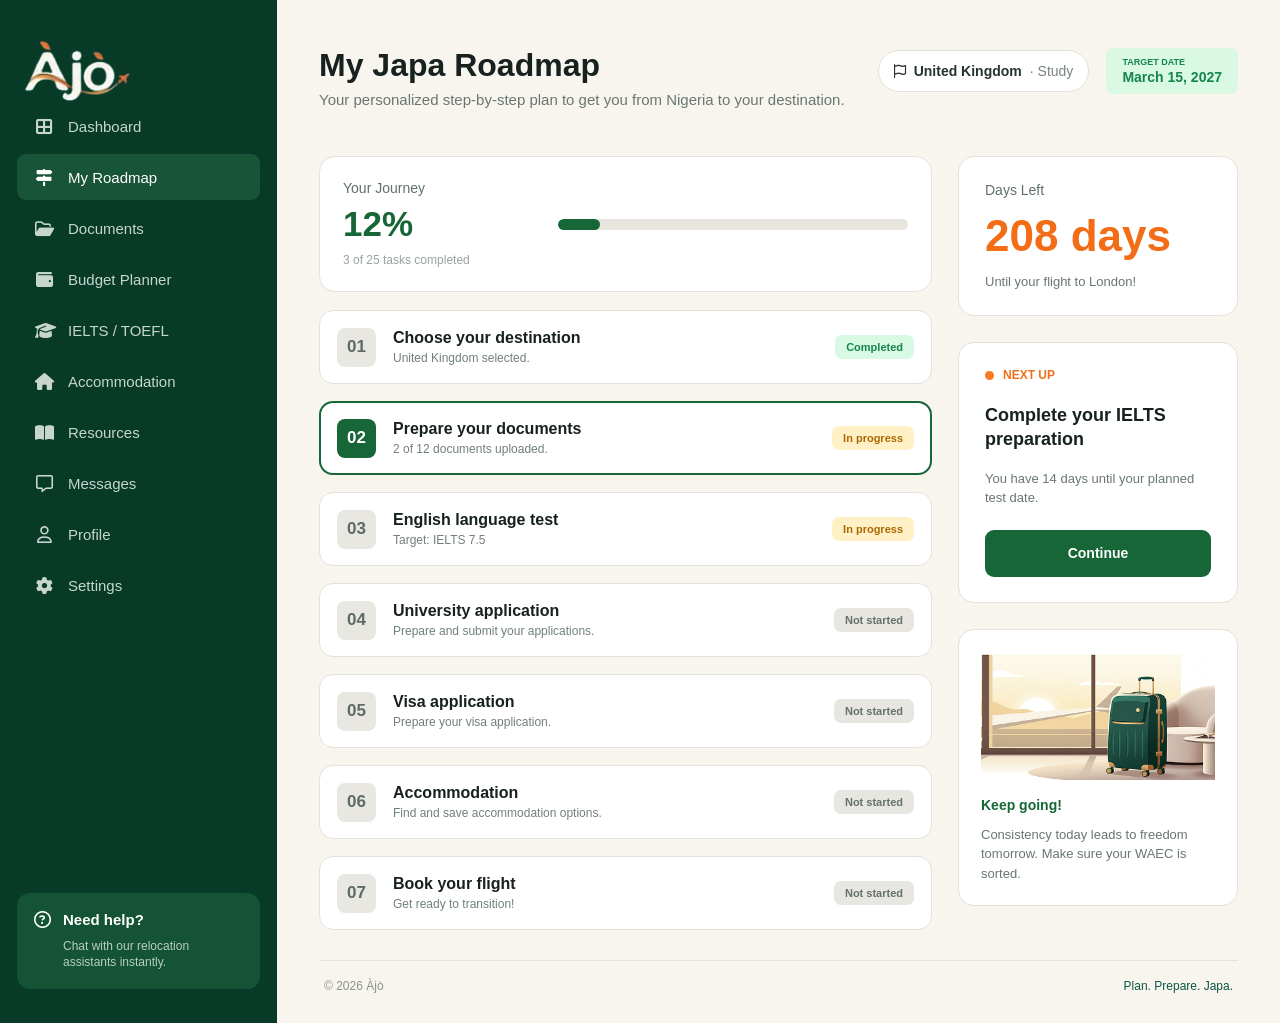
<file: pages/roadmap.html>
<!DOCTYPE html>
<html lang="en">
<head>
    <meta charset="UTF-8">
    <meta name="viewport" content="width=device-width, initial-scale=1.0">

    <title>My Japa Roadmap | Àjò</title>

    <link rel="stylesheet" href="../css/style.css">

    <!-- Font Awesome -->
    <link rel="stylesheet"
        href="https://cdnjs.cloudflare.com/ajax/libs/font-awesome/6.5.2/css/all.min.css">
</head>

<body class="roadmap-page">

<div class="roadmap-layout">

    <!-- ================= SIDEBAR ================= -->

    <aside class="roadmap-sidebar">

         <a href="index.html" class="logo">
               <img src="../images/logo2.png" alt="" srcset="">
            </a>


        <nav class="roadmap-nav">

            <a href="dashboard.html">
                <i class="fa-solid fa-table-cells-large"></i>
                <span>Dashboard</span>
            </a>

            <a href="roadmap.html" class="active">
                <i class="fa-solid fa-signs-post"></i>
                <span>My Roadmap</span>
            </a>

            <a href="documents.html">
                <i class="fa-regular fa-folder-open"></i>
                <span>Documents</span>
            </a>

            <a href="budget.html">
                <i class="fa-solid fa-wallet"></i>
                <span>Budget Planner</span>
            </a>

            <a href="ielts.html">
                <i class="fa-solid fa-graduation-cap"></i>
                <span>IELTS / TOEFL</span>
            </a>

            <a href="accommodation.html">
                <i class="fa-solid fa-house"></i>
                <span>Accommodation</span>
            </a>

            <a href="#">
                <i class="fa-solid fa-book-open"></i>
                <span>Resources</span>
            </a>

            <a href="#">
                <i class="fa-regular fa-message"></i>
                <span>Messages</span>
            </a>

            <a href="profile.html">
                <i class="fa-regular fa-user"></i>
                <span>Profile</span>
            </a>

            <a href="#">
                <i class="fa-solid fa-gear"></i>
                <span>Settings</span>
            </a>

        </nav>


        <!-- HELP -->

        <div class="roadmap-help">

            <div class="help-icon">
                <i class="fa-regular fa-circle-question"></i>
            </div>

            <div>
                <strong>Need help?</strong>

                <p>
                    Chat with our relocation assistants instantly.
                </p>
            </div>

        </div>

    </aside>



    <!-- ================= MAIN ================= -->

    <main class="roadmap-main">


        <!-- HEADER -->

        <header class="roadmap-header">

            <div>

                <h1>My Japa Roadmap</h1>

                <p>
                    Your personalized step-by-step plan to get you
                    from Nigeria to your destination.
                </p>

            </div>


            <div class="roadmap-header-info">

                <div class="destination-pill">
                    <span id="destinationFlag"><i class="fa-regular fa-flag"></i></span>

                    <strong id="roadmapDestination">
                        United Kingdom
                    </strong>

                    <span>· Study</span>
                </div>


                <div class="target-date">

                    <small>TARGET DATE</small>

                    <strong id="targetDate">
                        March 15, 2027
                    </strong>

                </div>

            </div>

        </header>



        <!-- ================= CONTENT GRID ================= -->

        <div class="roadmap-content">


            <!-- LEFT COLUMN -->

            <section class="roadmap-left">


                <!-- JOURNEY PROGRESS -->

                <div class="journey-card">

                    <div class="journey-info">

                        <p>Your Journey</p>

                        <h2 id="journeyPercentage">12%</h2>

                        <span id="completedText">
                            3 of 25 tasks completed
                        </span>

                    </div>


                    <div class="journey-progress2">

                        <div
                            class="journey-progress-fill2"
                            id="journeyProgressFill">
                        </div>

                    </div>

                </div>



                <!-- ROADMAP TASKS -->

                <div class="roadmap-tasks">


                    <!-- TASK 1 -->

                    <div class="roadmap-task completed">

                        <div class="task-number">
                            01
                        </div>

                        <div class="task-details">

                            <h3>Choose your destination</h3>

                            <p id="destinationTaskText">
                                United Kingdom selected.
                            </p>

                        </div>

                        <span class="task-status completed-status">
                            Completed
                        </span>

                    </div>



                    <!-- TASK 2 -->

                    <div class="roadmap-task current">

                        <div class="task-number">
                            02
                        </div>

                        <div class="task-details">

                            <h3>Prepare your documents</h3>

                            <p>
                                2 of 12 documents uploaded.
                            </p>

                        </div>

                        <span class="task-status progress-status">
                            In progress
                        </span>

                    </div>



                    <!-- TASK 3 -->

                    <div class="roadmap-task">

                        <div class="task-number">
                            03
                        </div>

                        <div class="task-details">

                            <h3>English language test</h3>

                            <p>
                                Target: IELTS 7.5
                            </p>

                        </div>

                        <span class="task-status progress-status">
                            In progress
                        </span>

                    </div>



                    <!-- TASK 4 -->

                    <div class="roadmap-task">

                        <div class="task-number">
                            04
                        </div>

                        <div class="task-details">

                            <h3>University application</h3>

                            <p>
                                Prepare and submit your applications.
                            </p>

                        </div>

                        <span class="task-status not-started-status">
                            Not started
                        </span>

                    </div>



                    <!-- TASK 5 -->

                    <div class="roadmap-task">

                        <div class="task-number">
                            05
                        </div>

                        <div class="task-details">

                            <h3>Visa application</h3>

                            <p>
                                Prepare your visa application.
                            </p>

                        </div>

                        <span class="task-status not-started-status">
                            Not started
                        </span>

                    </div>



                    <!-- TASK 6 -->

                    <div class="roadmap-task">

                        <div class="task-number">
                            06
                        </div>

                        <div class="task-details">

                            <h3>Accommodation</h3>

                            <p>
                                Find and save accommodation options.
                            </p>

                        </div>

                        <span class="task-status not-started-status">
                            Not started
                        </span>

                    </div>



                    <!-- TASK 7 -->

                    <div class="roadmap-task">

                        <div class="task-number">
                            07
                        </div>

                        <div class="task-details">

                            <h3>Book your flight</h3>

                            <p>
                                Get ready to transition!
                            </p>

                        </div>

                        <span class="task-status not-started-status">
                            Not started
                        </span>

                    </div>


                </div>

            </section>



            <!-- ================= RIGHT COLUMN ================= -->

            <aside class="roadmap-right">


                <!-- DAYS LEFT -->

                <div class="days-card">

                    <p>Days Left</p>

                    <h2 id="daysLeft">
                        208 days
                    </h2>

                    <span>
                        Until your flight to London!
                    </span>

                </div>



                <!-- NEXT UP -->

                <div class="next-card">

                    <div class="next-label">

                        <span></span>

                        NEXT UP

                    </div>

                    <h3>
                        Complete your IELTS preparation
                    </h3>

                    <p>
                        You have 14 days until your planned test date.
                    </p>

                    <button id="continueIelts">
                        Continue
                    </button>

                </div>



                <!-- MOTIVATION -->

                <div class="motivation-card">

                    <div class="motivation-image">
                        <img
                            src="../images/travel-image.png"
                            alt="Travel illustration">
                    </div>

                    <h3>Keep going!</h3>

                    <p>
                        Consistency today leads to freedom tomorrow.
                        Make sure your WAEC is sorted.
                    </p>

                </div>


            </aside>

        </div>



        <!-- FOOTER -->

        <footer class="dashboard-footer">

            <span>© 2026 Àjò</span>

            <span>Plan. Prepare. Japa.</span>

        </footer>


    </main>

</div>


<script src="../js/script.js"></script>

</body>
</html>
</file>
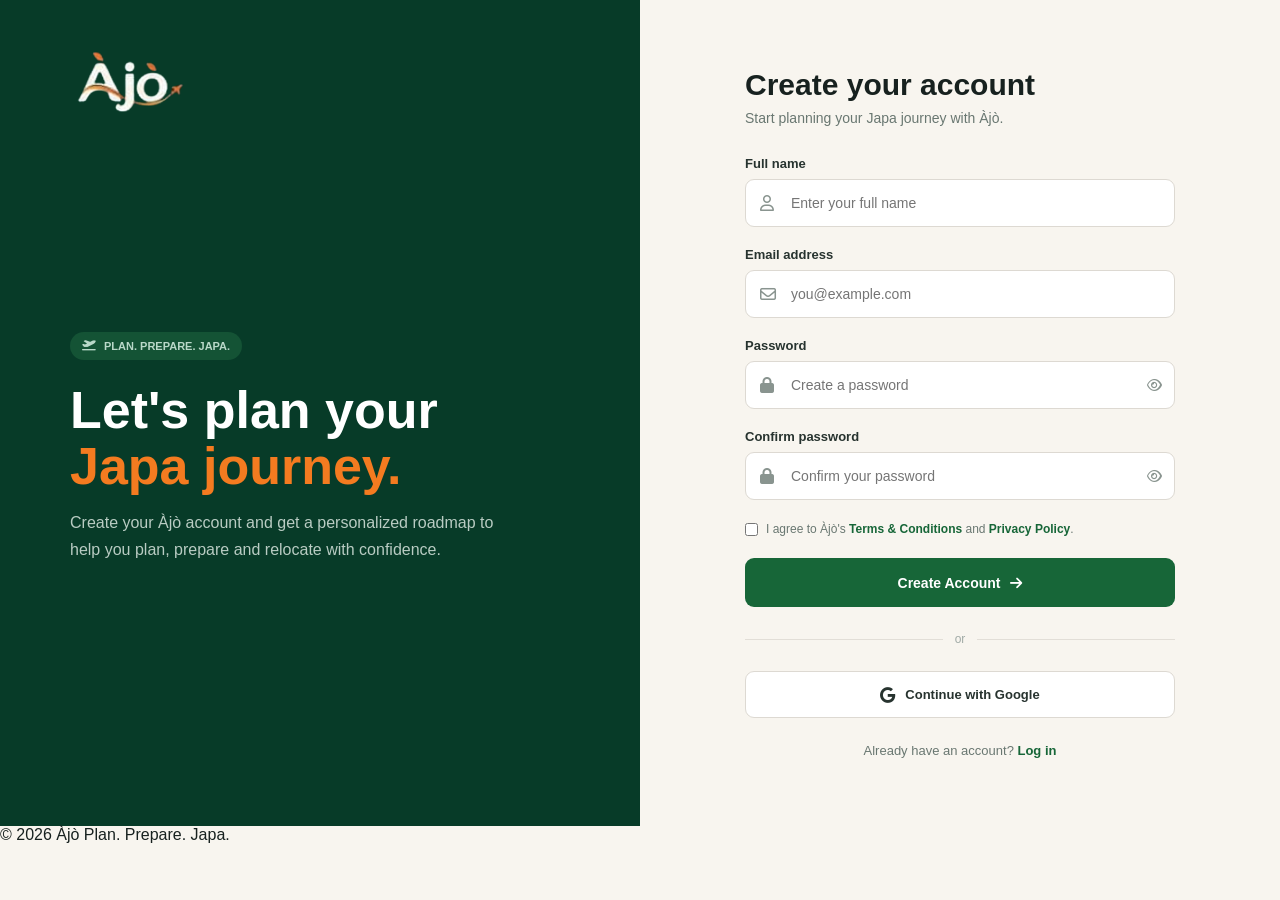
<file: pages/signup.html>
<!DOCTYPE html>
<html lang="en">
<head>
    <meta charset="UTF-8">
    <meta name="viewport" content="width=device-width, initial-scale=1.0">

    <title>Create Account | Àjò</title>

    <link rel="stylesheet" href="../css/style.css">

    <link rel="stylesheet"
        href="https://cdnjs.cloudflare.com/ajax/libs/font-awesome/6.5.2/css/all.min.css">
</head>

<body class="login-page">

    <main class="login-container">

        <!-- LEFT SIDE -->

        <section class="login-left">

            <div class="login-brand">
                <divii> <a href="index.html" class="logo">
               <img src="../images/logo2.png" alt="" srcset="">
            </a></div>
            </div>

            <div class="login-message">

                <span class="login-badge">
                    <i class="fa-solid fa-plane-departure"></i>
                    PLAN. PREPARE. JAPA.
                </span>

                <h1>
                    Let's plan your
                    <span>Japa journey.</span>
                </h1>

                <p>
                    Create your Àjò account and get a personalized
                    roadmap to help you plan, prepare and relocate
                    with confidence.
                </p>

            </div>

        </section>


        <!-- RIGHT SIDE -->

        <section class="login-right">

            <div class="login-card">

                <div class="login-heading">

                    <h2>Create your account</h2>

                    <p>
                        Start planning your Japa journey with Àjò.
                    </p>

                </div>


                <form id="signupForm">


                    <!-- FULL NAME -->

                    <div class="form-group">

                        <label for="fullName">
                            Full name
                        </label>

                        <div class="input-wrapper">

                            <i class="fa-regular fa-user"></i>

                            <input
                                type="text"
                                id="fullName"
                                placeholder="Enter your full name"
                                required>

                        </div>

                    </div>


                    <!-- EMAIL -->

                    <div class="form-group">

                        <label for="signupEmail">
                            Email address
                        </label>

                        <div class="input-wrapper">

                            <i class="fa-regular fa-envelope"></i>

                            <input
                                type="email"
                                id="signupEmail"
                                placeholder="you@example.com"
                                required>

                        </div>

                    </div>


                    <!-- PASSWORD -->

                    <div class="form-group">

                        <label for="signupPassword">
                            Password
                        </label>

                        <div class="input-wrapper">

                            <i class="fa-solid fa-lock"></i>

                            <input
                                type="password"
                                id="signupPassword"
                                placeholder="Create a password"
                                minlength="8"
                                required>

                            <button
                                type="button"
                                class="toggle-password"
                                id="toggleSignupPassword">

                                <i class="fa-regular fa-eye"></i>

                            </button>

                        </div>

                    </div>


                    <!-- CONFIRM PASSWORD -->

                    <div class="form-group">

                        <label for="confirmPassword">
                            Confirm password
                        </label>

                        <div class="input-wrapper">

                            <i class="fa-solid fa-lock"></i>

                            <input
                                type="password"
                                id="confirmPassword"
                                placeholder="Confirm your password"
                                minlength="8"
                                required>

                            <button
                                type="button"
                                class="toggle-password"
                                id="toggleConfirmPassword">

                                <i class="fa-regular fa-eye"></i>

                            </button>

                        </div>

                    </div>


                    <!-- TERMS -->

                    <label class="remember-me signup-terms">

                        <input
                            type="checkbox"
                            id="terms"
                            required>

                        <span>
                            I agree to Àjò's
                            <a href="#">Terms & Conditions</a>
                            and
                            <a href="#">Privacy Policy</a>.
                        </span>

                    </label>


                    <!-- CREATE ACCOUNT -->

                    <button
                        type="submit"
                        class="login-button">

                        Create Account

                        <i class="fa-solid fa-arrow-right"></i>

                    </button>

                </form>


                <!-- DIVIDER -->

                <div class="login-divider">
                    <span>or</span>
                </div>


                <!-- GOOGLE -->

                <button
                    class="google-button"
                    type="button">

                    <i class="fa-brands fa-google"></i>

                    Continue with Google

                </button>


                <!-- LOGIN -->

                <p class="signup-text">

                    Already have an account?

                    <a href="login.html">
                        Log in
                    </a>

                </p>

            </div>

        </section>

          <!-- FOOTER -->

        <footer class="dashboard-footer">

            <span>© 2026 Àjò</span>

            <span>Plan. Prepare. Japa.</span>

        </footer>

    </main>


    <script src="../js/script.js"></script>

</body>
</html>
</file>
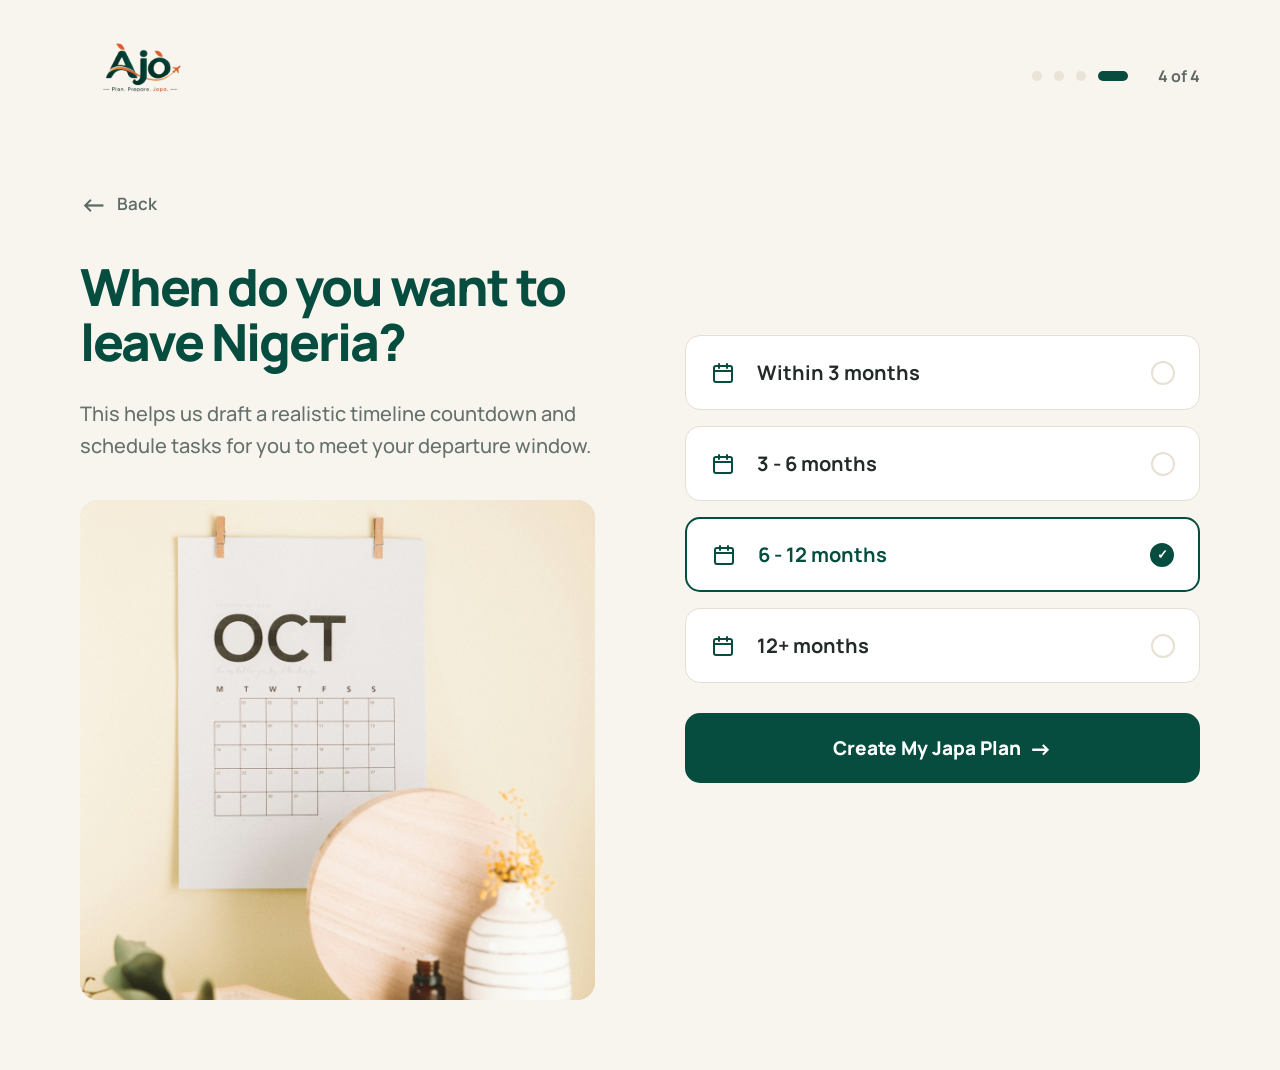
<file: pages/timeline.html>
<!DOCTYPE html>
<html lang="en">
<head>
    <meta charset="UTF-8">
    <meta name="viewport" content="width=device-width, initial-scale=1.0">

    <title>Àjò — Choose Your Timeline</title>

    <link rel="stylesheet" href="../css/style.css">

    <!-- Google Font -->
    <link rel="preconnect" href="https://fonts.googleapis.com">
    <link rel="preconnect" href="https://fonts.gstatic.com" crossorigin>
    <link href="https://fonts.googleapis.com/css2?family=Manrope:wght@400;500;600;700;800&display=swap" rel="stylesheet">
</head>

<body class="timeline-page">

    <!-- HEADER -->
    <header class="onboarding-header">

        <!-- Logo -->
        <a href="index.html" class="logo">
               <img src="../images/logo.png" alt="" srcset="">
            </a>

        <!-- Progress -->
        <div class="step-indicator">

            <span class="step-dot"></span>
            <span class="step-dot"></span>
            <span class="step-dot"></span>

            <span class="step-dot active"></span>

            <span class="step-number">4 of 4</span>

        </div>

    </header>


    <!-- MAIN CONTENT -->
    <main class="timeline-container">

        <!-- LEFT SIDE -->
        <section class="timeline-left">

            <a href="purpose.html" class="back-link">
                <span>←</span>
                Back
            </a>

            <h1>
                When do you want to<br>
                leave Nigeria?
            </h1>

            <p class="timeline-description">
                This helps us draft a realistic timeline countdown and schedule
                tasks for you to meet your departure window.
            </p>


            <!-- IMAGE -->
            <div class="timeline-image">
                <img 
                    src="../images/timeline-image.png" 
                    alt="Calendar representing your relocation timeline"
                >
            </div>

        </section>


        <!-- RIGHT SIDE -->
        <section class="timeline-right">

            <!-- OPTION 1 -->
            <button 
                type="button"
                class="timeline-option"
                data-timeline="Within 3 months"
            >

                <div class="timeline-option-left">

                    <span class="calendar-icon">
                        <svg viewBox="0 0 24 24" fill="none">
                            <rect x="3" y="5" width="18" height="16" rx="2"></rect>
                            <path d="M16 3V7"></path>
                            <path d="M8 3V7"></path>
                            <path d="M3 10H21"></path>
                        </svg>
                    </span>

                    <span class="timeline-text">
                        Within 3 months
                    </span>

                </div>

                <span class="timeline-radio"></span>

            </button>


            <!-- OPTION 2 -->
            <button 
                type="button"
                class="timeline-option"
                data-timeline="3 - 6 months"
            >

                <div class="timeline-option-left">

                    <span class="calendar-icon">
                        <svg viewBox="0 0 24 24" fill="none">
                            <rect x="3" y="5" width="18" height="16" rx="2"></rect>
                            <path d="M16 3V7"></path>
                            <path d="M8 3V7"></path>
                            <path d="M3 10H21"></path>
                        </svg>
                    </span>

                    <span class="timeline-text">
                        3 - 6 months
                    </span>

                </div>

                <span class="timeline-radio"></span>

            </button>


            <!-- OPTION 3 - DEFAULT SELECTED -->
            <button 
                type="button"
                class="timeline-option selected"
                data-timeline="6 - 12 months"
            >

                <div class="timeline-option-left">

                    <span class="calendar-icon">
                        <svg viewBox="0 0 24 24" fill="none">
                            <rect x="3" y="5" width="18" height="16" rx="2"></rect>
                            <path d="M16 3V7"></path>
                            <path d="M8 3V7"></path>
                            <path d="M3 10H21"></path>
                        </svg>
                    </span>

                    <span class="timeline-text">
                        6 - 12 months
                    </span>

                </div>

                <span class="timeline-radio">
                    <span class="radio-check">✓</span>
                </span>

            </button>


            <!-- OPTION 4 -->
            <button 
                type="button"
                class="timeline-option"
                data-timeline="12+ months"
            >

                <div class="timeline-option-left">

                    <span class="calendar-icon">
                        <svg viewBox="0 0 24 24" fill="none">
                            <rect x="3" y="5" width="18" height="16" rx="2"></rect>
                            <path d="M16 3V7"></path>
                            <path d="M8 3V7"></path>
                            <path d="M3 10H21"></path>
                        </svg>
                    </span>

                    <span class="timeline-text">
                        12+ months
                    </span>

                </div>

                <span class="timeline-radio"></span>

            </button>


            <!-- CONTINUE -->
            <button 
                type="button"
                class="create-plan-button"
                id="createPlanButton"
            >
                Create My Japa Plan
                <span>→</span>
            </button>

        </section>

    </main>


    <script src="../js/script.js"></script>

</body>
</html>
</file>
<file: css/style.css>
/* =========================
   RESET
========================= */

* {
    margin: 0;
    padding: 0;
    box-sizing: border-box;
}

html {
    scroll-behavior: smooth;
}

body {
    font-family: "Manrope", sans-serif;
    color: #17211f;
    background: #f8f5ef;
}

a {
    text-decoration: none;
    color: inherit;
}


/* =========================
   VARIABLES
========================= */

:root {
    --primary-green: #0f6b5b;
    --deep-green: #083c35;
    --cream: #f8f5ef;
    --white: #ffffff;
    --orange: #e85d2a;
    --gold: #d9a441;
    --text: #17211f;
    --muted: #66736f;
    --border: #e7e8e5;
}


/* =========================
   CONTAINER
========================= */

.container {
    width: min(1320px, 90%);
    margin: 0 auto;
}


/* =========================
   NAVBAR
========================= */

.navbar {
    height: 96px;
    background: var(--cream);
    border-bottom: 1px solid #ebe8df;
}

.nav-container {
    height: 100%;
    display: flex;
    align-items: center;
    justify-content: space-between;
}


/* Logo */

.logo {
    display: flex;
    flex-direction: column;
    line-height: 1;

}

.logo img {
width: 120px;  
}



/* Navigation */

.nav-links {
    display: flex;
    align-items: center;
    gap: 42px;
}

.nav-links a {
    font-size: 14px;
    font-weight: 600;
    color: #68716e;
    position: relative;
}

.nav-links a.active {
    color: var(--deep-green);
}

.nav-links a.active::after {
    content: "";
    position: absolute;
    width: 20px;
    height: 2px;
    background: var(--orange);
    bottom: -9px;
    left: 50%;
    transform: translateX(-50%);
}


/* Navbar actions */

.nav-actions {
    display: flex;
    align-items: center;
    gap: 12px;
}

.login-btn,
.primary-btn,
.secondary-btn {
    display: inline-flex;
    align-items: center;
    justify-content: center;
    border-radius: 8px;
    font-size: 13px;
    font-weight: 700;
    transition: 0.3s ease;
}

.login-btn {
    border: 1.5px solid var(--deep-green);
    padding: 13px 25px;
    color: var(--deep-green);
}

.primary-btn {
    background: var(--deep-green);
    color: white;
    padding: 14px 25px;
}

.primary-btn:hover {
    transform: translateY(-2px);
}

.login-btn:hover {
    background: var(--deep-green);
    color: white;
}


/* =========================
   HERO
========================= */

.hero {
    padding: 70px 0;
    min-height: 470px;
}

.hero-container {
    display: grid;
    grid-template-columns: 1fr 1fr;
    align-items: center;
    gap: 60px;
}


/* Hero content */

.hero-content {
    max-width: 590px;
}

.eyebrow {
    display: inline-flex;
    align-items: center;
    gap: 8px;

    background: white;
    border: 1px solid var(--border);
    border-radius: 50px;

    padding: 10px 16px;

    font-size: 12px;
    font-weight: 700;

    color: #68716e;

    margin-bottom: 26px;
}

.eyebrow span {
    width: 6px;
    height: 6px;
    background: var(--orange);
    border-radius: 50%;
}


/* Heading */

.hero h1 {
    font-size: clamp(48px, 5vw, 70px);
    line-height: 1.02;
    letter-spacing: -3px;
    font-weight: 500;
    color: var(--deep-green);
}

.hero h1 span {
    color: var(--orange);
}

.hero-content > p {
    max-width: 510px;
    margin-top: 20px;

    font-size: 16px;
    line-height: 1.6;

    color: var(--muted);
}


/* Hero buttons */

.hero-buttons {
    display: flex;
    align-items: center;
    gap: 12px;
    margin-top: 28px;
}

.hero-buttons .primary-btn {
    padding: 14px 22px;
}

.hero-buttons .primary-btn span {
    margin-left: 8px;
    font-size: 18px;
}

.secondary-btn {
    border: 1.5px solid var(--deep-green);
    color: var(--deep-green);
    padding: 13px 22px;
}

.secondary-btn:hover {
    background: var(--deep-green);
    color: white;
}


/* =========================
   SOCIAL PROOF
========================= */

.social-proof {
    display: flex;
    align-items: center;
    gap: 12px;
    margin-top: 25px;
}

.avatars {
    display: flex;
    align-items: center;
}

.avatars img {
    width: 32px;
    height: 32px;
    object-fit: cover;
    border-radius: 50%;
    border: 2px solid var(--cream);
    margin-left: -7px;
}

.avatars img:first-child {
    margin-left: 0;
}

.social-proof strong {
    font-size: 12px;
    color: var(--deep-green);
}

.social-proof p {
    font-size: 10px;
    color: var(--muted);
    margin-top: 2px;
}


/* =========================
   HERO IMAGE
========================= */

.hero-visual {
    position: relative;
    height: 400px;
}

.hero-visual > img {
    width: 100%;
    height: 100%;
    object-fit: cover;
    border-radius: 24px;
    display: block;
}


/* =========================
   FLOATING PLAN CARD
========================= */

.plan-card {
    position: absolute;

    left: -40px;
    top: 55px;

    width: 245px;

    background: white;

    padding: 20px;

    border-radius: 15px;

    box-shadow: 0 15px 40px rgba(0, 0, 0, 0.10);
}

.plan-card h3 {
    font-size: 14px;
    color: var(--text);
    margin-bottom: 15px;
}


/* Plan items */

.plan-item {
    display: grid;
    grid-template-columns: 22px 30px 1fr;
    align-items: center;
    gap: 7px;

    margin-bottom: 12px;
}

.number {
    font-size: 9px;
    color: var(--muted);
}

.plan-icon {
    width: 28px;
    height: 28px;

    display: flex;
    align-items: center;
    justify-content: center;

    border-radius: 7px;

    font-size: 13px;
}

.document-icon {
    background: #e8f5f1;
    color: #3caa91;
}

.exam-icon {
    background: #fff0eb;
    color: var(--orange);
}

.money-icon {
    background: #fff8e7;
    color: var(--gold);
}

.stay-icon {
    background: #edf7f1;
    color: #50a98f;
}

.plan-item strong {
    display: block;
    font-size: 10px;
}

.plan-item small {
    display: block;
    font-size: 8px;
    color: var(--muted);
    margin-top: 2px;
}


/* Progress */

.progress-container {
    width: 100%;
    height: 3px;
    background: #e5e8e5;
    border-radius: 10px;
    margin-top: 8px;
}

.progress-bar {
    width: 35%;
    height: 100%;
    background: #46a88d;
    border-radius: 10px;
}

.progress-label {
    display: flex;
    justify-content: space-between;

    font-size: 8px;
    color: var(--muted);

    margin-top: 5px;
}


/* =========================
   RESPONSIVE
========================= */

@media (max-width: 900px) {

    .nav-links {
        display: none;
    }

    .hero {
        padding: 50px 0;
    }

    .hero-container {
        grid-template-columns: 1fr;
    }

    .hero-content {
        max-width: 700px;
    }

    .hero-visual {
        height: 400px;
    }

    .plan-card {
        left: 20px;
    }
}


@media (max-width: 600px) {

    .navbar {
        height: 78px;
    }

    .logo span {
        font-size: 28px;
    }

    .login-btn {
  }

    .nav-actions .primary-btn {
        padding: 11px 15px;
        font-size: 11px;
    }

    .hero {
        padding: 40px 0;
    }

    .hero h1 {
        font-size: 45px;
        letter-spacing: -2px;
    }

    .hero-buttons {
        flex-direction: column;
        align-items: stretch;
    }

    .hero-buttons a {
        width: 100%;
    }

    .hero-visual {
        height: 350px;
    }

    .plan-card {
        left: 10px;
        top: 30px;
        width: 220px;
    }
}

/* =========================
   FEATURES SECTION
========================= */

.features {
    background: #ffffff;
    padding: 80px 0 90px;
}


/* Section heading */

.section-heading {
    text-align: center;
    max-width: 650px;
    margin: 0 auto 45px;
}

.section-heading h2 {
    font-size: clamp(36px, 4vw, 48px);
    line-height: 1.1;
    letter-spacing: -2px;
    color: var(--deep-green);
    font-weight: 700;
}

.section-heading h2 span {
    color: var(--orange);
}

.section-heading p {
    margin-top: 14px;
    font-size: 14px;
    line-height: 1.6;
    color: var(--muted);
}


/* Feature grid */

.feature-grid {
    display: grid;
    grid-template-columns: repeat(4, 1fr);
    gap: 18px;
}


/* Feature card */

.feature-card {
    background: #ffffff;
    border: 1px solid var(--border);
    border-radius: 16px;

    padding: 25px 24px 23px;

    min-height: 205px;

    display: flex;
    flex-direction: column;

    transition: 0.3s ease;
}

.feature-card:hover {
    transform: translateY(-5px);
    box-shadow: 0 12px 30px rgba(8, 60, 53, 0.08);
}


/* Icons */

.feature-icon {
    width: 34px;
    height: 34px;

    border-radius: 8px;

    display: flex;
    align-items: center;
    justify-content: center;

    font-size: 16px;

    margin-bottom: 18px;
}

.document-feature {
    background: #e9f6f2;
    color: #43a88e;
}

.exam-feature {
    background: #fff0eb;
    color: var(--orange);
}

.budget-feature {
    background: #fff8e7;
    color: var(--gold);
}

.stay-feature {
    background: #edf7f1;
    color: #4da88e;
}


/* Card text */

.feature-card h3 {
    font-size: 15px;
    color: var(--text);
    margin-bottom: 9px;
}

.feature-card p {
    font-size: 12px;
    line-height: 1.6;
    color: var(--muted);

    max-width: 220px;
}


/* Learn more */

.feature-card a {
    margin-top: auto;

    display: inline-flex;
    align-items: center;
    gap: 7px;

    font-size: 11px;
    font-weight: 700;

    color: #43a88e;
}

.feature-card a span {
    font-size: 16px;
}

.feature-card:nth-child(2) a {
    color: var(--orange);
}

.feature-card:nth-child(3) a {
    color: var(--gold);
}

.feature-card:nth-child(4) a {
    color: #43a88e;
}

@media (max-width: 1000px) {

    .feature-grid {
        grid-template-columns: repeat(2, 1fr);
    }

}


@media (max-width: 600px) {

    .features {
        padding: 60px 0;
    }

    .section-heading {
        margin-bottom: 30px;
    }

    .section-heading h2 {
        font-size: 34px;
    }

    .feature-grid {
        grid-template-columns: 1fr;
    }

    .feature-card {
        min-height: 190px;
    }

}
/* =========================
   PROGRESS SECTION
========================= */

.progress-section {
    background: var(--cream);
    padding: 70px 0;
}


/* Main green card */

.progress-card {
    background: #eef5e7;
    border-radius: 24px;

    min-height: 195px;

    padding: 38px 45px;

    display: flex;
    align-items: center;
    justify-content: space-between;

    gap: 50px;
}


/* Left content */

.progress-content {
    max-width: 360px;
}

.progress-content h2 {
    font-size: 25px;
    font-weight: 500;
    color: var(--deep-green);
}

.progress-content h3 {
    font-size: 20px;
    font-weight: 500;
    color: var(--orange);

    margin-top: 2px;
}

.progress-content p {
    font-size: 11px;
    line-height: 1.5;
    color: var(--muted);

    margin: 12px 0 18px;
}

.progress-content .primary-btn {
    padding: 11px 18px;
    font-size: 11px;
}

.progress-content .primary-btn span {
    margin-left: 7px;
}


/* =========================
   JOURNEY STEPS
========================= */

.journey-progress {
    flex: 1;

    display: flex;
    align-items: flex-start;
    justify-content: center;
    max-width: 600px;
}


/* Individual step */

.journey-step {
    min-width: 75px;

    display: flex;
    flex-direction: column;
    align-items: center;

    text-align: center;
}


/* Icon */

.journey-icon {
    width: 34px;
    height: 34px;

    border-radius: 50%;

    display: flex;
    align-items: center;
    justify-content: center;

    font-size: 14px;

    margin-bottom: 9px;
}


/* Icon colors */

.journey-icon.documents {
    background: #e3f5ef;
    color: #42a88e;
}

.journey-icon.exams {
    background: #fff0eb;
    color: var(--orange);
}

.journey-icon.money {
    background: #fff7df;
    color: var(--gold);
}

.journey-icon.stay {
    background: #e7f4ec;
    color: #45a88c;
}

.journey-icon.japa {
    background: var(--deep-green);
    color: white;
}


/* Step text */

.journey-step strong {
    font-size: 9px;
    color: var(--text);
}

.journey-step small {
    font-size: 7px;
    color: var(--muted);

    margin-top: 3px;
}


/* Connecting lines */

.journey-line {
    width: 35px;
    border-top: 1px dashed #8b9c91;

    margin-top: 17px;
}
@media (max-width: 900px) {

    .progress-card {
        flex-direction: column;
        align-items: flex-start;
    }

    .journey-progress {
        width: 100%;
        max-width: none;
    }

}


@media (max-width: 600px) {

    .progress-section {
        padding: 50px 0;
    }

    .progress-card {
        padding: 30px 22px;
        gap: 35px;
    }

    .progress-content {
        max-width: 100%;
    }

    .journey-progress {
        overflow-x: auto;
        justify-content: flex-start;
        padding-bottom: 10px;
    }

    .journey-step {
        min-width: 70px;
    }

    .journey-line {
        min-width: 25px;
    }

}

/* =========================
   FOOTER
========================= */

.footer {
    background: var(--deep-green);
    color: white;
    padding: 65px 0 25px;
}


/* Footer top */

.footer-top {
    display: grid;
    grid-template-columns: 1.5fr 1fr 1fr 1fr 1.5fr;
    gap: 45px;

    padding-bottom: 55px;
    border-bottom: 1px solid rgba(255, 255, 255, 0.15);
}


/* Brand */

.footer-logo {
    display: inline-block;

    font-size: 38px;
    font-weight: 800;
    letter-spacing: -2px;

    margin-bottom: 12px;
}

.footer-brand p {
    max-width: 210px;

    font-size: 12px;
    line-height: 1.6;

    color: #b5c5c0;

    margin-bottom: 22px;
}

.footer-cta {
    display: inline-flex;
    align-items: center;
    gap: 8px;

    font-size: 11px;
    font-weight: 700;

    color: white;

    border: 1px solid rgba(255, 255, 255, 0.5);
    border-radius: 7px;

    padding: 10px 15px;

    transition: 0.3s ease;
}

.footer-cta:hover {
    background: white;
    color: var(--deep-green);
}


/* Footer columns */

.footer-column {
    display: flex;
    flex-direction: column;
    gap: 12px;
}

.footer-column h4,
.footer-newsletter h4 {
    font-size: 12px;
    margin-bottom: 5px;
}

.footer-column a {
    font-size: 11px;
    color: #b5c5c0;

    transition: 0.2s ease;
}

.footer-column a:hover {
    color: white;
}


/* Newsletter */

.footer-newsletter p {
    max-width: 250px;

    font-size: 11px;
    line-height: 1.6;

    color: #b5c5c0;

    margin: 10px 0 16px;
}


/* Newsletter form */

.newsletter-form {
    display: flex;

    max-width: 280px;

    border: 1px solid rgba(255, 255, 255, 0.25);
    border-radius: 7px;

    overflow: hidden;
}

.newsletter-form input {
    width: 100%;

    background: transparent;
    border: none;
    outline: none;

    padding: 11px 12px;

    color: white;
    font-family: inherit;
    font-size: 10px;
}

.newsletter-form input::placeholder {
    color: #8ea49e;
}

.newsletter-form button {
    width: 42px;

    border: none;

    background: var(--orange);
    color: white;

    font-size: 17px;

    cursor: pointer;
}


/* Footer bottom */

.footer-bottom {
    display: flex;
    align-items: center;
    justify-content: space-between;

    padding-top: 22px;
}

.footer-bottom p {
    font-size: 9px;
    color: #8ea49e;
}


/* Social icons */

.social-links {
    display: flex;
    gap: 8px;
}

.social-links a {
    width: 27px;
    height: 27px;

    display: flex;
    align-items: center;
    justify-content: center;

    border: 1px solid rgba(255, 255, 255, 0.2);
    border-radius: 50%;

    font-size: 9px;
    color: #b5c5c0;

    transition: 0.3s ease;
}

.social-links a:hover {
    background: white;
    color: var(--deep-green);
}

@media (max-width: 900px) {

    .footer-top {
        grid-template-columns: repeat(2, 1fr);
        gap: 40px 30px;
    }

}


@media (max-width: 600px) {

    .footer {
        padding: 50px 0 20px;
    }

    .footer-top {
        grid-template-columns: 1fr;
        gap: 35px;
    }

    .footer-newsletter {
        max-width: 100%;
    }

    .newsletter-form {
        max-width: 100%;
    }

    .footer-bottom {
        flex-direction: column;
        align-items: flex-start;
        gap: 15px;
    }

}

/* =========================================
   ONBOARDING WELCOME SCREEN
========================================= */

.onboarding-page {
    min-height: 100vh;
    background: var(--cream);

    display: flex;
    flex-direction: column;

    position: relative;
}


/* =========================================
   TOP HEADER
========================================= */

.onboarding-header {
    width: 100%;

    padding: 28px 5.5%;

    display: flex;
    align-items: flex-start;
    justify-content: space-between;
}


/* =========================================
   STEP INDICATOR
========================================= */

.step-indicator {
    display: flex;
    align-items: center;
    gap: 25px;

    margin-top: 12px;
}

.step-dots {
    display: flex;
    align-items: center;
    gap: 10px;
}

.step-dots span {
    width: 10px;
    height: 10px;

    background: #e7e3d9;

    border-radius: 50%;
}

.step-dots span.active {
    width: 30px;

    background: var(--deep-green);

    border-radius: 20px;
}

.step-number {
    font-size: 15px;
    font-weight: 700;

    color: #5e6864;
}


/* =========================================
   WELCOME SECTION
========================================= */

.welcome-section {
    flex: 1;

    width: 87%;

    max-width: 1320px;

    margin: 0 auto;

    display: grid;

    grid-template-columns: 1fr 1fr;

    align-items: center;

    gap: 60px;

    padding: 40px 0 90px;
}


/* =========================================
   LEFT CONTENT
========================================= */

.welcome-content {
    max-width: 650px;
}


/* Badge */

.welcome-badge {
    display: inline-flex;
    align-items: center;

    gap: 6px;

    padding: 10px 17px;

    background: #ffffff;

    border: 1px solid #e5e1d8;

    border-radius: 50px;

    font-size: 14px;
    font-weight: 600;

    color: #5e6864;

    margin-bottom: 45px;
}

.welcome-badge span {
    font-size: 14px;
}


/* Heading */

.welcome-content h1 {
    font-size: clamp(52px, 5vw, 76px);

    line-height: 1.03;

    letter-spacing: -3.5px;

    font-weight: 800;

    color: var(--deep-green);

    max-width: 650px;
}

.welcome-content h1 span {
    display: block;

    color: var(--orange);
}


/* Description */

.welcome-content > p {
    max-width: 620px;

    margin-top: 25px;

    font-size: 20px;

    line-height: 1.6;

    color: #68736f;
}


/* Button */

.welcome-button {
    display: inline-flex;

    align-items: center;
    justify-content: center;

    gap: 10px;

    margin-top: 38px;

    padding: 19px 38px;

    background: var(--deep-green);

    color: white;

    border-radius: 12px;

    font-size: 17px;

    font-weight: 700;

    transition: 0.3s ease;
}

.welcome-button span {
    font-size: 21px;
}

.welcome-button:hover {
    transform: translateY(-3px);

    box-shadow: 0 10px 25px rgba(8, 60, 53, 0.18);
}


/* =========================================
   TRAVEL IMAGE
========================================= */

.welcome-image {
    width: 100%;

    display: flex;

    align-items: center;
    justify-content: center;
}

.welcome-image img {
    width: 100%;

    max-width: 620px;

    height: auto;

    display: block;

    object-fit: contain;
}


/* =========================================
   SECURITY MESSAGE
========================================= */

.security-message {
    min-height: 80px;

    background: #ffffff;

    border-top: 1px solid #e7e4dc;

    display: flex;

    align-items: center;
    justify-content: center;

    gap: 14px;

    padding: 18px 20px;

    color: #69736f;
}

.security-message p {
    font-size: 14px;

    margin: 0;
}

.security-message strong {
    font-weight: 700;
}

.security-icon {
    width: 22px;
    height: 22px;

    display: flex;
    align-items: center;
    justify-content: center;

    color: var(--deep-green);

    font-size: 22px;
}


/* =========================================
   TABLET
========================================= */

@media (max-width: 1000px) {

    .welcome-section {
        grid-template-columns: 1fr;

        text-align: center;

        padding-top: 30px;
    }

    .welcome-content {
        margin: 0 auto;
    }

    .welcome-badge {
        margin-bottom: 30px;
    }

    .welcome-content > p {
        margin-left: auto;
        margin-right: auto;
    }

    .welcome-image img {
        max-width: 500px;
    }

}


/* =========================================
   MOBILE
========================================= */

@media (max-width: 600px) {

    .onboarding-header {
        padding: 22px 20px;
    }

    .onboarding-logo {
        font-size: 27px;
    }

    .step-indicator {
        gap: 10px;
    }

    .step-dots {
        gap: 5px;
    }

    .step-dots span {
        width: 7px;
        height: 7px;
    }

    .step-dots span.active {
        width: 20px;
    }

    .step-number {
        font-size: 11px;
    }


    .welcome-section {
        width: 90%;

        padding: 35px 0 60px;

        gap: 35px;
    }


    .welcome-badge {
        font-size: 11px;

        padding: 8px 13px;

        margin-bottom: 25px;
    }


    .welcome-content h1 {
        font-size: 45px;

        letter-spacing: -2px;
    }


    .welcome-content > p {
        font-size: 14px;

        line-height: 1.6;

        margin-top: 18px;
    }


    .welcome-button {
        width: 100%;

        margin-top: 25px;

        padding: 16px 20px;

        font-size: 14px;
    }


    .welcome-image img {
        max-width: 380px;
    }


    .security-message {
        min-height: 70px;

        padding: 15px 20px;

        text-align: center;
    }

    .security-message p {
        font-size: 10px;
    }

    .security-icon {
        display: none;
    }

}
/* =========================================
   DESTINATION SCREEN
========================================= */

.destination-section {
    width: 87%;
    max-width: 1320px;

    margin: 50px auto 0;
}


/* Back */

.back-link {
    display: inline-flex;
    align-items: center;
    gap: 8px;

    color: #5f6b67;

    font-size: 16px;
    font-weight: 700;

    margin-bottom: 22px;
}

.back-link:hover {
    color: var(--deep-green);
}


/* Heading */

.destination-heading h1 {
    font-size: clamp(40px, 4vw, 56px);

    line-height: 1.1;

    letter-spacing: -2.5px;

    color: var(--deep-green);

    font-weight: 800;
}

.destination-heading p {
    margin-top: 14px;

    font-size: 18px;

    line-height: 1.5;

    color: #68736f;
}


/* =========================================
   COUNTRY GRID
========================================= */

.destination-grid {
    display: grid;

    grid-template-columns: repeat(3, 1fr);

    gap: 24px;

    margin-top: 45px;
}


/* Country card */

.destination-card {
    min-height: 150px;

    padding: 28px;

    background: #ffffff;

    border: 1.5px solid #e6e2d9;

    border-radius: 18px;

    text-align: left;

    cursor: pointer;

    display: flex;
    flex-direction: column;
    justify-content: space-between;

    transition: all 0.25s ease;
}

.destination-card:hover {
    border-color: var(--deep-green);

    transform: translateY(-2px);
}


/* Selected */

.destination-card.selected {
    border: 2px solid var(--deep-green);

    box-shadow: 0 4px 15px rgba(8, 60, 53, 0.05);
}


/* Top row */

.country-top {
    display: flex;

    align-items: center;
    justify-content: space-between;
}


/* Flag */

.country-flag {
    font-size: 31px;

    line-height: 1;
}


/* Selected check */

.selected-check {
    width: 30px;
    height: 30px;

    border-radius: 50%;

    background: var(--deep-green);

    color: white;

    display: flex;

    align-items: center;
    justify-content: center;

    font-size: 16px;
    font-weight: 800;
}


/* Hide check on unselected cards */

.destination-card:not(.selected) .selected-check {
    display: none;
}


/* Country name */

.destination-card h2 {
    font-size: 21px;

    font-weight: 700;

    color: #222b28;

    margin: 0;
}


/* Other destination */

.other-destination-icon {
    width: 38px;
    height: 38px;

    border-radius: 50%;

    display: flex;

    align-items: center;
    justify-content: center;

    background: #edf7f3;

    color: var(--deep-green);

    font-size: 24px;
}


/* =========================================
   CONTINUE BUTTON
========================================= */

.destination-actions {
    display: flex;

    justify-content: flex-end;

    margin-top: 48px;

    padding-bottom: 60px;
}

.continue-button {
    min-width: 208px;

    padding: 18px 28px;

    border: none;

    border-radius: 12px;

    background: var(--deep-green);

    color: white;

    font-family: inherit;

    font-size: 16px;

    font-weight: 700;

    cursor: pointer;

    transition: 0.3s ease;
}

.continue-button:hover {
    transform: translateY(-2px);

    box-shadow: 0 10px 25px rgba(8, 60, 53, 0.15);
}


/* =========================================
   DESTINATION MOBILE
========================================= */

@media (max-width: 900px) {

    .destination-grid {
        grid-template-columns: repeat(2, 1fr);
    }

}


@media (max-width: 600px) {

    .destination-section {
        width: 90%;

        margin-top: 30px;
    }

    .destination-heading h1 {
        font-size: 38px;

        letter-spacing: -1.5px;
    }

    .destination-heading p {
        font-size: 14px;
    }

    .destination-grid {
        grid-template-columns: 1fr;

        gap: 14px;

        margin-top: 30px;
    }

    .destination-card {
        min-height: 125px;

        padding: 22px;
    }

    .destination-card h2 {
        font-size: 18px;
    }

    .destination-actions {
        margin-top: 30px;

        padding-bottom: 40px;
    }

    .continue-button {
        width: 100%;
    }

}

/* =========================================
   PURPOSE & TIMELINE SCREENS
========================================= */

.choice-section {
    width: 87%;
    max-width: 1320px;

    margin: 50px auto 0;
}


.choice-heading {
    margin-top: 25px;
}

.choice-heading h1 {
    font-size: clamp(40px, 4vw, 56px);

    line-height: 1.1;

    letter-spacing: -2.5px;

    color: var(--deep-green);

    font-weight: 800;
}

.choice-heading p {
    max-width: 800px;

    margin-top: 14px;

    font-size: 18px;

    line-height: 1.5;

    color: #68736f;
}


/* =========================================
   PURPOSE CARDS
========================================= */

.purpose-grid {
    display: grid;

    grid-template-columns: repeat(2, 1fr);

    gap: 20px;

    margin-top: 45px;

    max-width: 1000px;
}


.purpose-card {
    min-height: 145px;

    padding: 25px;

    background: #ffffff;

    border: 1.5px solid #e6e2d9;

    border-radius: 18px;

    display: grid;

    grid-template-columns: 55px 1fr 32px;

    align-items: center;

    gap: 18px;

    text-align: left;

    font-family: inherit;

    cursor: pointer;

    transition: all 0.25s ease;
}


.purpose-card:hover {
    border-color: var(--deep-green);

    transform: translateY(-2px);
}


.purpose-card.selected {
    border: 2px solid var(--deep-green);

    box-shadow: 0 5px 18px rgba(8, 60, 53, 0.06);
}


/* Icons */

.choice-icon {
    width: 50px;
    height: 50px;

    border-radius: 14px;

    display: flex;

    align-items: center;
    justify-content: center;

    font-size: 23px;
}


.study-icon {
    background: #e9f5f1;
}

.work-icon {
    background: #fff1eb;
}

.family-icon {
    background: #fff7e4;
}

.relocation-icon {
    background: #eaf5ed;
}

.unsure-icon {
    background: #edf0f5;
}


/* Purpose text */

.purpose-card h2 {
    margin: 0;

    font-size: 18px;

    color: #202b27;
}


.purpose-card p {
    margin-top: 6px;

    font-size: 12px;

    line-height: 1.5;

    color: var(--muted);
}


/* Check */

.choice-check {
    width: 29px;
    height: 29px;

    border-radius: 50%;

    background: var(--deep-green);

    color: white;

    display: none;

    align-items: center;
    justify-content: center;

    font-size: 15px;
    font-weight: 800;
}


.purpose-card.selected .choice-check,
.timeline-card.selected .choice-check {
    display: flex;
}

/* =========================================
   ÀJÒ TIMELINE PAGE
========================================= */

.timeline-page {
    min-height: 100vh;
    background: #f8f5ef;
    color: #123f35;
    font-family: "Manrope", sans-serif;
}


/* =========================================
   HEADER
========================================= */

.timeline-page .onboarding-header {
    width: 100%;
    padding: 30px 80px;

    display: flex;
    align-items: center;
    justify-content: space-between;
}


/* LOGO */

.timeline-page .ajo-logo {
    display: flex;
    align-items: center;
    gap: 10px;

    text-decoration: none;
    color: #123f35;
}


.timeline-page .logo-mark {
    width: 42px;
    height: 42px;

    display: flex;
    align-items: center;
    justify-content: center;

    border-radius: 8px;

    background: #20c56a;
    color: #063c31;

    font-size: 26px;
    font-weight: 800;
}


.timeline-page .logo-text {
    font-size: 25px;
    font-weight: 800;
}


/* =========================================
   STEP INDICATOR
========================================= */

.timeline-page .step-indicator {
    display: flex;
    align-items: center;
    gap: 12px;
}


.timeline-page .step-dot {
    width: 10px;
    height: 10px;

    border-radius: 50%;

    background: #e9e3d8;
}


.timeline-page .step-dot.active {
    width: 30px;
    height: 10px;

    border-radius: 20px;

    background: #064d3f;
}


.timeline-page .step-number {
    margin-left: 18px;

    font-size: 16px;
    font-weight: 700;

    color: #5e6965;
}


/* =========================================
   MAIN CONTAINER
========================================= */

.timeline-container {
    width: calc(100% - 160px);
    max-width: 1280px;

    margin: 45px auto 70px;

    display: grid;
    grid-template-columns: 1fr 1fr;

    gap: 90px;

    align-items: start;
}


/* =========================================
   LEFT SIDE
========================================= */

.timeline-left {
    padding-top: 5px;
}


/* BACK */

.timeline-page .back-link {
    display: inline-flex;
    align-items: center;
    gap: 10px;

    margin-bottom: 42px;

    text-decoration: none;

    color: #5d6965;

    font-size: 17px;
    font-weight: 600;
}


.timeline-page .back-link span {
    font-size: 27px;
    line-height: 1;
}


/* HEADING */

.timeline-page h1 {
    margin: 0;

    color: #064d3f;

    font-size: clamp(48px, 4vw, 62px);
    line-height: 1.08;

    font-weight: 800;

    letter-spacing: -2px;
}


/* DESCRIPTION */

.timeline-description {
    max-width: 610px;

    margin: 28px 0 38px;

    color: #66716d;

    font-size: 20px;
    line-height: 1.6;

    font-weight: 500;
}


/* =========================================
   CALENDAR IMAGE
========================================= */

.timeline-image {
    width: 100%;
    max-width: 560px;
    height: 500px;

    overflow: hidden;

    border-radius: 18px;

    background: #e8dfce;
}


.timeline-image img {
    width: 100%;
    height: 100%;

    display: block;

    object-fit: cover;
}


/* =========================================
   RIGHT SIDE
========================================= */

.timeline-right {
    padding-top: 150px;

    display: flex;
    flex-direction: column;

    gap: 16px;
}


/* =========================================
   TIMELINE OPTIONS
========================================= */

.timeline-option {
    width: 100%;
    min-height: 75px;

    padding: 0 24px;

    display: flex;
    align-items: center;
    justify-content: space-between;

    border: 1.5px solid #e5ded2;
    border-radius: 15px;

    background: #ffffff;

    cursor: pointer;

    font-family: inherit;

    transition:
        border-color 0.2s ease,
        box-shadow 0.2s ease,
        transform 0.2s ease;
}


.timeline-option:hover {
    border-color: #0b5748;

    transform: translateY(-1px);
}


/* SELECTED */

.timeline-option.selected {
    border: 2px solid #064d3f;

    background: #fff;
}


/* LEFT CONTENT */

.timeline-option-left {
    display: flex;
    align-items: center;

    gap: 22px;
}


/* CALENDAR ICON */

.calendar-icon {
    width: 25px;
    height: 25px;

    display: flex;
    align-items: center;
    justify-content: center;
}


.calendar-icon svg {
    width: 24px;
    height: 24px;

    stroke: #064d3f;

    stroke-width: 2;

    stroke-linecap: round;
    stroke-linejoin: round;
}


/* TEXT */

.timeline-text {
    color: #222b28;

    font-size: 20px;

    font-weight: 700;
}


.timeline-option.selected .timeline-text {
    color: #064d3f;
}


/* =========================================
   RADIO
========================================= */

.timeline-radio {
    width: 24px;
    height: 24px;

    border: 2px solid #e8e0d3;

    border-radius: 50%;

    display: flex;
    align-items: center;
    justify-content: center;

    flex-shrink: 0;
}


/* SELECTED RADIO */

.timeline-option.selected .timeline-radio {
    width: 24px;
    height: 24px;

    border-color: #064d3f;

    background: #064d3f;
}


.radio-check {
    color: #ffffff;

    font-size: 13px;
    font-weight: 800;

    line-height: 1;
}


/* =========================================
   CREATE PLAN BUTTON
========================================= */

.create-plan-button {
    width: 100%;
    height: 70px;

    margin-top: 14px;

    border: none;
    border-radius: 15px;

    background: #064d3f;
    color: #ffffff;

    font-family: inherit;

    font-size: 19px;
    font-weight: 800;

    cursor: pointer;

    display: flex;
    align-items: center;
    justify-content: center;

    gap: 8px;

    transition:
        background 0.2s ease,
        transform 0.2s ease;
}


.create-plan-button:hover {
    background: #053e33;

    transform: translateY(-2px);
}


.create-plan-button span {
    font-size: 23px;
}


/* =========================================
   RESPONSIVE
========================================= */

@media (max-width: 1000px) {

    .timeline-page .onboarding-header {
        padding: 25px 35px;
    }


    .timeline-container {
        width: calc(100% - 70px);

        grid-template-columns: 1fr;

        gap: 40px;
    }


    .timeline-right {
        padding-top: 0;
    }


    .timeline-image {
        max-width: 100%;
    }
}


@media (max-width: 600px) {

    .timeline-page .onboarding-header {
        padding: 20px;
    }


    .timeline-page .logo-mark {
        width: 38px;
        height: 38px;

        font-size: 23px;
    }


    .timeline-page .logo-text {
        font-size: 22px;
    }


    .timeline-page .step-indicator {
        gap: 7px;
    }


    .timeline-page .step-dot {
        width: 7px;
        height: 7px;
    }


    .timeline-page .step-dot.active {
        width: 22px;
        height: 7px;
    }


    .timeline-page .step-number {
        margin-left: 7px;

        font-size: 13px;
    }


    .timeline-container {
        width: calc(100% - 40px);

        margin-top: 25px;
        margin-bottom: 40px;

        gap: 30px;
    }


    .timeline-page .back-link {
        margin-bottom: 25px;

        font-size: 15px;
    }


    .timeline-page h1 {
        font-size: 42px;

        letter-spacing: -1.5px;
    }


    .timeline-description {
        margin-top: 20px;

        font-size: 16px;
    }


    .timeline-image {
        height: 360px;

        border-radius: 15px;
    }


    .timeline-option {
        min-height: 68px;

        padding: 0 18px;
    }


    .timeline-option-left {
        gap: 15px;
    }


    .timeline-text {
        font-size: 16px;
    }


    .create-plan-button {
        height: 64px;

        font-size: 16px;
    }
}

/* =========================================
   ACTION BUTTON
========================================= */

.choice-actions {
    display: flex;

    justify-content: flex-end;

    margin-top: 45px;

    padding-bottom: 60px;
}


/* =========================================
   MOBILE
========================================= */

@media (max-width: 700px) {

    .choice-section {
        width: 90%;

        margin-top: 30px;
    }


    .choice-heading h1 {
        font-size: 36px;

        letter-spacing: -1.5px;
    }


    .choice-heading p {
        font-size: 14px;
    }


    .purpose-grid,
    .timeline-grid {
        grid-template-columns: 1fr;

        gap: 14px;

        margin-top: 30px;
    }


    .purpose-card {
        min-height: 125px;

        padding: 20px;

        grid-template-columns: 48px 1fr 30px;

        gap: 14px;
    }


    .choice-icon {
        width: 45px;
        height: 45px;

        font-size: 20px;
    }


    .purpose-card h2,
    .timeline-card h2 {
        font-size: 16px;
    }


    .purpose-card p,
    .timeline-card p {
        font-size: 11px;
    }


    .timeline-card {
        min-height: 110px;

        padding: 20px;
    }


    .choice-actions {
        margin-top: 30px;
    }


    .choice-actions .continue-button {
        width: 100%;
    }

}
/* =========================================
   ÀJÒ DASHBOARD
========================================= */

.dashboard-page {
    margin: 0;
    min-height: 100vh;

    background: #f8f5ef;
    color: #173f36;

    font-family: "Manrope", sans-serif;

    display: flex;
}


/* =========================================
   SIDEBAR
========================================= */

.dashboard-sidebar {
    width: 297px;
    min-height: 100vh;

    padding: 28px 20px;

    background: #073b28;

    display: flex;
    flex-direction: column;

    flex-shrink: 0;
}


/* LOGO */

.dashboard-logo {
    display: flex;
    align-items: center;

    gap: 12px;

    padding: 5px 8px;

    color: #ffffff;

    text-decoration: none;

    font-size: 25px;
    font-weight: 800;
}


.dashboard-logo-symbol {
    width: 42px;
    height: 42px;

    border-radius: 9px;

    background: #20c56a;

    color: #063a2d;

    display: flex;
    align-items: center;
    justify-content: center;

    font-size: 25px;
    font-weight: 800;
}


/* =========================================
   NAVIGATION
========================================= */

.dashboard-nav {
    margin-top: 45px;

    display: flex;
    flex-direction: column;

    gap: 7px;
}


.dashboard-nav-link {
    min-height: 52px;

    padding: 0 17px;

    display: flex;
    align-items: center;

    gap: 17px;

    border-radius: 9px;

    color: #9db3ab;

    text-decoration: none;

    font-size: 16px;
    font-weight: 600;

    transition: 0.2s ease;
}


.dashboard-nav-link:hover {
    background: #104b3a;

    color: #ffffff;
}


.dashboard-nav-link.active {
    background: #174d3b;

    color: #ffffff;
}


.nav-icon {
    width: 22px;

    display: inline-flex;

    justify-content: center;

    color: #a8bbb4;

    font-size: 21px;

    font-weight: 500;
}


.dashboard-nav-link.active .nav-icon {
    color: #ffffff;
}


/* =========================================
   HELP
========================================= */

.dashboard-help {
    margin-top: auto;

    padding: 20px 17px;

    border-radius: 12px;

    background: #104b3a;
}


.help-title {
    display: flex;
    align-items: center;

    gap: 10px;

    color: #ffffff;

    font-size: 15px;
    font-weight: 700;
}


.help-title span {
    width: 18px;
    height: 18px;

    border: 2px solid #ffffff;

    border-radius: 50%;

    display: flex;
    align-items: center;
    justify-content: center;

    font-size: 11px;
}


.dashboard-help p {
    margin: 9px 0 0;

    color: #a5bbb3;

    font-size: 13px;
}


/* =========================================
   MAIN
========================================= */

.dashboard-main {
    flex: 1;

    min-width: 0;

    padding: 42px 40px 60px;

    overflow: hidden;
}


/* =========================================
   TOP BAR
========================================= */

.dashboard-topbar {
    display: flex;

    align-items: center;

    justify-content: space-between;

    margin-bottom: 28px;
}


.dashboard-topbar h1 {
    margin: 0;

    color: #074d3e;

    font-size: 31px;

    line-height: 1.2;

    letter-spacing: -1px;

    font-weight: 800;
}


.dashboard-topbar p {
    margin: 7px 0 0;

    color: #71807b;

    font-size: 16px;
}


.dashboard-user-area {
    display: flex;

    align-items: center;

    gap: 20px;
}


.notification-button {
    width: 50px;
    height: 50px;

    border: 1px solid #e7e1d7;

    border-radius: 50%;

    background: #ffffff;

    color: #064d3f;

    font-size: 22px;

    cursor: pointer;
}


.user-avatar {
    width: 50px;
    height: 50px;

    border-radius: 50%;
    overflow: hidden;

    border: 3px solid #ffffff;

    flex-shrink: 0;
}

.user-avatar img {
    width: 100%;
    height: 100%;

    display: block;

    object-fit: cover;
}


/* =========================================
   TOP CARDS
========================================= */

.dashboard-top-cards {
    display: grid;

    grid-template-columns: 1.55fr 1fr;

    gap: 25px;

    margin-bottom: 30px;
}


.progress-card,
.japa-plan-card,
.roadmap-card,
.dashboard-small-card,
.quick-actions-card {
    background: #ffffff;

    border: 1px solid #e8e1d6;

    border-radius: 20px;
}


/* =========================================
   PROGRESS CARD
========================================= */

.progress-card {
    min-height: 180px;

    padding: 28px;

    display: flex;

    align-items: center;

    gap: 30px;
}


.progress-circle {
    width: 125px;
    height: 125px;

    position: relative;

    flex-shrink: 0;
}


.progress-circle svg {
    width: 100%;
    height: 100%;

    transform: rotate(-90deg);
}


.progress-circle circle {
    fill: none;

    stroke-width: 11;
}


.progress-background {
    stroke: #e8e4db;
}


.progress-value {
    stroke: #ed5a2a;

    stroke-dasharray: 327;

    stroke-dashoffset: 288;

    stroke-linecap: round;
}


.progress-circle span {
    position: absolute;

    inset: 0;

    display: flex;

    align-items: center;

    justify-content: center;

    color: #074d3e;

    font-size: 25px;

    font-weight: 800;
}


.progress-content h2 {
    margin: 0 0 10px;

    color: #074d3e;

    font-size: 23px;

    font-weight: 800;
}


.progress-content p {
    margin: 3px 0;

    color: #71807b;

    font-size: 15px;

    line-height: 1.5;
}


/* =========================================
   JAPA PLAN
========================================= */

.japa-plan-card {
    padding: 28px 25px;
}


.japa-plan-card h2 {
    margin: 0 0 19px;

    color: #074d3e;

    font-size: 21px;

    font-weight: 800;
}


.plan-item {
    display: flex;

    align-items: center;

    gap: 9px;

    margin-bottom: 14px;

    color: #6c7873;

    font-size: 15px;
}


.plan-item strong {
    color: #26332f;

    font-weight: 800;
}


.plan-item > span:first-child {
    width: 20px;

    text-align: center;
}


.plan-icon {
    color: #074d3e;

    font-size: 19px;
}


.plan-item small {
    color: #77827e;

    font-size: 13px;
}


/* =========================================
   ROADMAP
========================================= */

.roadmap-card {
    padding: 30px 28px 25px;

    margin-bottom: 30px;
}


.roadmap-card h2 {
    margin: 0 0 27px;

    color: #074d3e;

    font-size: 20px;

    font-weight: 800;
}


.roadmap {
    display: flex;

    align-items: flex-start;
}


.roadmap-step {
    flex: 0 0 auto;

    min-width: 90px;

    display: flex;

    flex-direction: column;

    align-items: center;

    gap: 10px;

    color: #65726d;

    font-size: 14px;

    text-align: center;
}


.roadmap-number {
    width: 40px;
    height: 40px;

    border: 1px solid #e6e0d5;

    border-radius: 50%;

    background: #ffffff;

    display: flex;

    align-items: center;
    justify-content: center;

    color: #65726d;

    font-size: 15px;

    font-weight: 700;
}


.roadmap-step.completed .roadmap-number {
    border-color: #064d3f;

    background: #064d3f;

    color: #ffffff;
}


.roadmap-step.completed span {
    color: #064d3f;

    font-weight: 800;
}


.roadmap-step.current .roadmap-number {
    border: 3px solid #064d3f;

    background: #ffffff;
}


.roadmap-step.current .roadmap-number span {
    width: 13px;
    height: 13px;

    border-radius: 50%;

    background: #ed5a2a;
}


.roadmap-line {
    height: 2px;

    flex: 1;

    min-width: 30px;

    margin-top: 19px;

    border-top: 2px dashed #e8e1d6;
}


.roadmap-line.completed-line {
    border-top: 2px solid #064d3f;
}


/* =========================================
   BOTTOM GRID
========================================= */

.dashboard-bottom-grid {
    display: grid;

    grid-template-columns:
        1fr
        1fr
        1fr
        1.8fr;

    gap: 20px;
}


.dashboard-small-card {
    min-height: 175px;

    padding: 24px;
}


.dashboard-small-card h3 {
    margin: 0 0 18px;

    color: #66736e;

    font-size: 16px;

    font-weight: 700;
}


.money-value,
.document-value {
    color: #064d3f;

    font-size: 27px;

    font-weight: 800;

    letter-spacing: -1px;
}


.dashboard-small-card p {
    margin: 3px 0 15px;

    color: #7c8783;

    font-size: 13px;

    line-height: 1.4;
}


/* BUDGET PROGRESS */

.budget-progress,
.document-progress {
    width: 100%;
    height: 8px;

    overflow: hidden;

    border-radius: 999px;

    background: #e8e4dc;
}


.budget-progress span {
    display: block;

    width: 62%;

    height: 100%;

    background: #ed5a2a;
}


.document-progress span {
    display: block;

    width: 33%;

    height: 100%;

    background: #064d3f;
}


/* DAYS */

.days-value {
    color: #ed5a2a;

    font-size: 29px;

    font-weight: 800;
}


.days-card p {
    margin-top: 6px;
    margin-bottom: 10px;
}


.encouragement {
    color: #0a604d;

    font-size: 13px;

    font-weight: 600;
}


/* =========================================
   QUICK ACTIONS
========================================= */

.quick-actions-card {
    padding: 24px;
}


.quick-actions-card h2 {
    margin: 0 0 17px;

    color: #074d3e;

    font-size: 19px;

    font-weight: 800;
}


.quick-action {
    min-height: 48px;

    margin-bottom: 9px;

    padding: 0 14px;

    border-radius: 10px;

    background: #f8f5ef;

    display: flex;

    align-items: center;

    gap: 12px;

    color: #26332f;

    text-decoration: none;

    font-size: 14px;
}


.quick-action > span {
    color: #064d3f;

    font-size: 22px;
}


.quick-action strong {
    flex: 1;

    font-weight: 700;
}


.quick-action b {
    color: #66736e;

    font-size: 22px;
}


/* =========================================
   RESPONSIVE
========================================= */

@media (max-width: 1200px) {

    .dashboard-sidebar {
        width: 250px;
    }


    .dashboard-main {
        padding: 30px;
    }


    .dashboard-bottom-grid {
        grid-template-columns: 1fr 1fr;
    }


    .quick-actions-card {
        grid-column: span 2;
    }
}


@media (max-width: 900px) {

    .dashboard-sidebar {
        width: 220px;
    }


    .dashboard-top-cards {
        grid-template-columns: 1fr;
    }


    .roadmap {
        overflow-x: auto;

        padding-bottom: 10px;
    }


    .roadmap-step {
        min-width: 110px;
    }
}


/* =========================================
   MOBILE
========================================= */

@media (max-width: 700px) {

    .dashboard-page {
        display: block;

        padding-bottom: 75px;
    }


    .dashboard-sidebar {
        width: 100%;
        min-height: auto;

        position: fixed;

        bottom: 0;
        left: 0;

        z-index: 100;

        padding: 8px 10px;

        background: #063a2d;
    }


    .dashboard-logo,
    .dashboard-help {
        display: none;
    }


    .dashboard-nav {
        margin: 0;

        flex-direction: row;

        justify-content: space-around;

        gap: 3px;
    }


    .dashboard-nav-link {
        min-height: 58px;

        padding: 5px;

        flex: 1;

        flex-direction: column;

        justify-content: center;

        gap: 3px;

        border-radius: 8px;

        font-size: 9px;

        text-align: center;
    }


    .nav-icon {
        font-size: 18px;
    }


    .dashboard-main {
        padding: 22px 16px 30px;
    }


    .dashboard-topbar {
        align-items: flex-start;

        gap: 15px;
    }


    .dashboard-topbar h1 {
        font-size: 23px;
    }


    .dashboard-topbar p {
        font-size: 13px;
    }


    .dashboard-user-area {
        gap: 8px;
    }


    .notification-button,
    .user-avatar {
        width: 40px;
        height: 40px;
    }


    .progress-card {
        padding: 22px;

        gap: 18px;
    }


    .progress-circle {
        width: 90px;
        height: 90px;
    }


    .progress-content h2 {
        font-size: 18px;
    }


    .progress-content p {
        font-size: 12px;
    }


    .japa-plan-card {
        padding: 22px;
    }


    .roadmap-card {
        padding: 22px;

        overflow: hidden;
    }


    .dashboard-bottom-grid {
        grid-template-columns: 1fr;
    }


    .quick-actions-card {
        grid-column: auto;
    }
}

/* =========================================
   PAGES FOOTER
========================================= */

.pages-footer {
    margin-top: 35px;
    padding: 18px 5px 5px;

    border-top: 1px solid #e8e1d6;

    display: flex;
    align-items: center;
    justify-content: space-between;

    color: #8a948f;

    font-size: 12px;
    font-weight: 500;
}

.pages-footer span:last-child {
    color: #0b5748;
}


/* MOBILE FOOTER */

@media (max-width: 700px) {

    .pages-footer {
        margin-top: 25px;
        padding-bottom: 10px;

        font-size: 11px;
    }
}

.sidebar-nav a {
    color: var(--white);
    display: flex;
    align-items: center;
    gap: 14px;
}

.sidebar-nav a i {
    width: 20px;
    font-size: 16px;
}

/* =========================================
   ÀJÒ ROADMAP PAGE
========================================= */

.roadmap-page {
    margin: 0;
    background: #f8f5ef;
    color: #17211f;
    font-family: Arial, sans-serif;
}


/* LAYOUT */

.roadmap-layout {
    min-height: 100vh;
    display: flex;
}


/* SIDEBAR */

.roadmap-sidebar {
    width: 277px;
    min-height: 100vh;

    background: #073b28;

    padding: 34px 17px;

    display: flex;
    flex-direction: column;

    box-sizing: border-box;
}


/* LOGO */

.ajo-brand {
    display: flex;
    align-items: center;
    gap: 13px;

    padding: 0 9px;
    margin-bottom: 42px;
}

.ajo-logo {
    width: 39px;
    height: 39px;

    border-radius: 9px;

    background: #20c968;
    color: #073b28;

    display: flex;
    align-items: center;
    justify-content: center;

    font-size: 25px;
    font-weight: 900;
}

.ajo-brand span {
    color: white;
    font-size: 27px;
    font-weight: 700;
}


/* NAV */

.roadmap-nav {
    display: flex;
    flex-direction: column;
    gap: 5px;
}

.roadmap-nav a {
    height: 46px;

    padding: 0 18px;

    display: flex;
    align-items: center;
    gap: 15px;

    border-radius: 9px;

    color: #c7d5ce;
    text-decoration: none;

    font-size: 15px;

    transition: 0.2s ease;
}

.roadmap-nav a i {
    width: 18px;
    text-align: center;
    font-size: 17px;
}

.roadmap-nav a:hover {
    background: #124b34;
    color: white;
}

.roadmap-nav a.active {
    background: #185438;
    color: white;
}


/* HELP */

.roadmap-help {
    margin-top: auto;

    padding: 18px 17px;

    border-radius: 13px;

    background: #145335;

    display: flex;
    gap: 12px;

    color: white;
}

.help-icon {
    font-size: 17px;
}

.roadmap-help strong {
    font-size: 15px;
}

.roadmap-help p {
    margin: 9px 0 0;

    color: #b8cec2;

    font-size: 12px;
    line-height: 1.4;
}


/* MAIN */

.roadmap-main {
    flex: 1;

    padding: 48px 42px 25px;

    box-sizing: border-box;
}


/* HEADER */

.roadmap-header {
    display: flex;
    justify-content: space-between;
    align-items: flex-start;

    margin-bottom: 48px;
}

.roadmap-header h1 {
    margin: 0;

    font-size: 32px;
    line-height: 1.1;
}

.roadmap-header p {
    margin: 8px 0 0;

    color: #697771;

    font-size: 15px;
}


.roadmap-header-info {
    display: flex;
    align-items: center;
    gap: 17px;
}


/* DESTINATION */

.destination-pill {
    height: 42px;

    padding: 0 15px;

    border: 1px solid #e3e0da;
    border-radius: 999px;

    background: white;

    display: flex;
    align-items: center;
    gap: 8px;

    color: #27332f;

    font-size: 14px;
}

.destination-pill span:last-child {
    color: #78827e;
}


/* TARGET DATE */

.target-date {
    padding: 9px 16px;

    background: #d9f9e5;

    border-radius: 8px;

    display: flex;
    flex-direction: column;
    gap: 2px;
}

.target-date small {
    color: #16854a;

    font-size: 9px;
    font-weight: 800;
}

.target-date strong {
    color: #16854a;

    font-size: 14px;
}


/* CONTENT */

.roadmap-content {
    display: grid;

    grid-template-columns: minmax(0, 2.8fr) minmax(280px, 1fr);

    gap: 26px;
}


/* JOURNEY */

.journey-card {
    min-height: 130px;

    padding: 23px;

    background: white;

    border: 1px solid #e4e1dc;
    border-radius: 16px;

    display: flex;
    align-items: center;
    gap: 80px;

    box-sizing: border-box;
}

.journey-info {
    min-width: 135px;
}

.journey-info p {
    margin: 0 0 8px;

    color: #60706a;

    font-size: 14px;
}

.journey-info h2 {
    margin: 0 0 6px;

    color: #176638;

    font-size: 35px;
}

.journey-info span {
    color: #98a39f;

    font-size: 12px;
}


/* PROGRESS BAR */

.journey-progress2 {
    height: 11px;

    flex: 1;

    background: #e8e5df;

    border-radius: 999px;

    overflow: hidden;
}

.journey-progress-fill2 {
    width: 12%;
    height: 100%;

    background: #176638;

    border-radius: 999px;

    transition: width 0.5s ease;
}


/* TASKS */

.roadmap-tasks {
    margin-top: 18px;

    display: flex;
    flex-direction: column;

    gap: 17px;
}


.roadmap-task {
    min-height: 74px;

    padding: 15px 17px;

    background: white;

    border: 1px solid #e4e1dc;
    border-radius: 14px;

    display: flex;
    align-items: center;

    gap: 17px;

    box-sizing: border-box;

    transition: 0.2s ease;
}


.roadmap-task.current {
    border: 2px solid #176638;
    padding: 14px 16px;
}


/* NUMBER */

.task-number {
    width: 39px;
    height: 39px;

    flex-shrink: 0;

    border-radius: 8px;

    background: #e9e7e2;

    display: flex;
    align-items: center;
    justify-content: center;

    color: #5d6b65;

    font-size: 17px;
    font-weight: 700;
}

.roadmap-task.current .task-number {
    background: #176638;
    color: white;
}


/* DETAILS */

.task-details {
    flex: 1;
}

.task-details h3 {
    margin: 0 0 4px;

    font-size: 16px;
    font-weight: 600;
}

.task-details p {
    margin: 0;

    color: #718079;

    font-size: 12px;
}


/* STATUS */

.task-status {
    padding: 6px 11px;

    border-radius: 7px;

    font-size: 11px;
    font-weight: 600;

    white-space: nowrap;
}

.completed-status {
    background: #d8f9e4;
    color: #16854a;
}

.progress-status {
    background: #fff0c5;
    color: #aa6900;
}

.not-started-status {
    background: #e8e6e1;
    color: #65716d;
}


/* RIGHT COLUMN */

.roadmap-right {
    display: flex;
    flex-direction: column;

    gap: 26px;
}


/* DAYS */

.days-card {
    min-height: 160px;

    padding: 25px 26px;

    background: white;

    border: 1px solid #e4e1dc;
    border-radius: 16px;

    box-sizing: border-box;
}

.days-card p {
    margin: 0 0 16px;

    color: #60706a;

    font-size: 14px;
}

.days-card h2 {
    margin: 0 0 14px;

    color: #f36c16;

    font-size: 44px;
    line-height: 1;
}

.days-card span {
    color: #697771;

    font-size: 13px;
}


/* NEXT UP */

.next-card {
    padding: 25px 26px;

    background: white;

    border: 1px solid #e4e1dc;
    border-radius: 16px;
}

.next-label {
    display: flex;
    align-items: center;
    gap: 9px;

    color: #ef7018;

    font-size: 12px;
    font-weight: 700;
}

.next-label span {
    width: 9px;
    height: 9px;

    border-radius: 50%;

    background: #f47b20;
}

.next-card h3 {
    margin: 21px 0 17px;

    font-size: 18px;
    line-height: 1.35;
}

.next-card p {
    margin: 0 0 22px;

    color: #697771;

    font-size: 13px;
    line-height: 1.5;
}

.next-card button {
    width: 100%;
    height: 47px;

    border: none;
    border-radius: 9px;

    background: #176638;
    color: white;

    font-size: 14px;
    font-weight: 600;

    cursor: pointer;

    transition: 0.2s ease;
}

.next-card button:hover {
    background: #0e512b;
}


/* MOTIVATION */

.motivation-card {
    padding: 22px;

    background: white;

    border: 1px solid #e4e1dc;
    border-radius: 16px;
}

.motivation-image {
    width: 100%;
    height: 128px;

    overflow: hidden;

    margin-bottom: 17px;
}

.motivation-image img {
    width: 100%;
    height: 100%;

    object-fit: cover;

    display: block;
}

.motivation-card h3 {
    margin: 0 0 12px;

    color: #176638;

    font-size: 14px;
}

.motivation-card p {
    margin: 0;

    color: #697771;

    font-size: 13px;
    line-height: 1.5;
}


/* FOOTER */

.roadmap-page .dashboard-footer {
    margin-top: 30px;

    padding: 18px 5px 5px;

    border-top: 1px solid #e8e1d6;

    display: flex;
    justify-content: space-between;

    color: #8a948f;

    font-size: 12px;
}

.roadmap-page .dashboard-footer span:last-child {
    color: #0b5748;
}


/* =========================================
   MOBILE
========================================= */

@media (max-width: 900px) {

    .roadmap-sidebar {
        width: 220px;
    }

    .roadmap-main {
        padding: 35px 25px;
    }

    .roadmap-content {
        grid-template-columns: 1fr;
    }

    .roadmap-right {
        display: grid;
        grid-template-columns: 1fr 1fr;
    }

    .motivation-card {
        grid-column: span 2;
    }
}


@media (max-width: 700px) {

    .roadmap-layout {
        display: block;
    }

    .roadmap-sidebar {
        width: 100%;
        min-height: auto;

        padding: 15px 15px 10px;

        position: fixed;
        bottom: 0;
        left: 0;

        z-index: 100;
    }

    .ajo-brand,
    .roadmap-help {
        display: none;
    }

    .roadmap-nav {
        flex-direction: row;
        justify-content: space-around;

        gap: 0;
    }

    .roadmap-nav a {
        width: 45px;
        height: 45px;

        padding: 0;

        justify-content: center;
    }

    .roadmap-nav a span {
        display: none;
    }

    .roadmap-main {
        padding: 25px 16px 90px;
    }

    .roadmap-header {
        flex-direction: column;

        gap: 20px;

        margin-bottom: 25px;
    }

    .roadmap-header h1 {
        font-size: 27px;
    }

    .roadmap-header-info {
        width: 100%;

        justify-content: space-between;
    }

    .destination-pill {
        font-size: 12px;
    }

    .target-date {
        padding: 8px 10px;
    }

    .journey-card {
        padding: 20px;

        flex-direction: column;

        align-items: flex-start;

        gap: 18px;
    }

    .journey-progress2 {
        width: 100%;
    }

    .roadmap-task {
        padding: 13px;

        gap: 12px;
    }

    .roadmap-task.current {
        padding: 12px;
    }

    .task-number {
        width: 36px;
        height: 36px;

        font-size: 14px;
    }

    .task-details h3 {
        font-size: 14px;
    }

    .task-details p {
        font-size: 11px;
    }

    .task-status {
        font-size: 9px;

        padding: 5px 7px;
    }

    .roadmap-right {
        display: flex;
    }

    .motivation-card {
        grid-column: auto;
    }

    .roadmap-page .dashboard-footer {
        margin-bottom: 75px;
    }

}

/* =========================================
   ÀJÒ DOCUMENTS PAGE
========================================= */

.documents-page {
    margin: 0;
    background: #f8f5ef;
    color: #17211f;
    font-family: Arial, sans-serif;
}

.documents-layout {
    min-height: 100vh;
    display: flex;
}


/* SIDEBAR */

.documents-sidebar {
    width: 277px;
    min-height: 100vh;

    background: #073b28;

    padding: 34px 17px;

    display: flex;
    flex-direction: column;

    box-sizing: border-box;
}

.documents-sidebar .ajo-brand {
    display: flex;
    align-items: center;
    gap: 13px;

    padding: 0 9px;
    margin-bottom: 42px;
}

.documents-sidebar .ajo-logo {
    width: 39px;
    height: 39px;

    border-radius: 9px;

    background: #20c968;
    color: #073b28;

    display: flex;
    align-items: center;
    justify-content: center;

    font-size: 25px;
    font-weight: 900;
}

.documents-sidebar .ajo-brand span {
    color: white;
    font-size: 27px;
    font-weight: 700;
}


/* NAVIGATION */

.documents-nav {
    display: flex;
    flex-direction: column;
    gap: 5px;
}

.documents-nav a {
    height: 46px;

    padding: 0 18px;

    display: flex;
    align-items: center;
    gap: 15px;

    border-radius: 9px;

    color: #c7d5ce;
    text-decoration: none;

    font-size: 15px;

    transition: 0.2s ease;
}

.documents-nav a i {
    width: 18px;

    text-align: center;

    font-size: 17px;
}

.documents-nav a:hover {
    background: #124b34;
    color: white;
}

.documents-nav a.active {
    background: #185438;
    color: white;
}


/* HELP */

.documents-help {
    margin-top: auto;

    padding: 18px 17px;

    border-radius: 13px;

    background: #145335;

    display: flex;
    gap: 12px;

    color: white;
}

.documents-help .help-icon {
    font-size: 17px;
}

.documents-help strong {
    font-size: 15px;
}

.documents-help p {
    margin: 9px 0 0;

    color: #b8cec2;

    font-size: 12px;
    line-height: 1.4;
}


/* MAIN */

.documents-main {
    flex: 1;

    padding: 44px 42px;

    box-sizing: border-box;
}


/* HEADER */

.documents-header {
    display: flex;
    justify-content: space-between;
    align-items: flex-start;

    margin-bottom: 50px;
}

.documents-header h1 {
    margin: 0;

    font-size: 32px;
}

.documents-header p {
    margin: 7px 0 0;

    color: #697771;

    font-size: 15px;
}


/* DESTINATION */

.documents-destination {
    height: 42px;

    padding: 0 15px;

    border: 1px solid #e3e0da;

    border-radius: 999px;

    background: white;

    display: flex;
    align-items: center;
    gap: 8px;

    font-size: 14px;
}

.documents-destination span:last-child {
    color: #78827e;
}


/* SUMMARY */

.document-summary {
    display: grid;

    grid-template-columns: repeat(4, 1fr);

    gap: 18px;

    margin-bottom: 29px;
}

.summary-card {
    min-height: 98px;

    padding: 18px 16px;

    border: 1px solid #e4e1dc;

    border-radius: 14px;

    background: white;

    box-sizing: border-box;
}

.summary-card span {
    display: block;

    color: #64736d;

    font-size: 14px;

    margin-bottom: 12px;
}

.summary-card strong {
    font-size: 30px;

    color: #17211f;
}

.summary-card.uploaded-card {
    background: #d9f9e5;
}

.summary-card.uploaded-card strong {
    color: #16854a;
}

.summary-card.review-card {
    background: #fff2c9;
}

.summary-card.review-card strong {
    color: #b45d00;
}

.summary-card.pending-card {
    background: #fde1e1;
}

.summary-card.pending-card strong {
    color: #c72e2e;
}


/* CONTROLS */

.document-controls {
    display: flex;

    justify-content: space-between;
    align-items: center;

    margin-bottom: 25px;
}

.document-tabs {
    display: flex;

    gap: 10px;
}

.document-tab {
    padding: 9px 15px;

    border: 1px solid #e1ded8;

    border-radius: 9px;

    background: white;

    color: #61706a;

    font-family: inherit;

    font-size: 13px;

    cursor: pointer;
}

.document-tab.active {
    background: #176638;

    border-color: #176638;

    color: white;
}


/* ADD DOCUMENT */

.add-document-btn {
    height: 42px;

    padding: 0 18px;

    border: none;

    border-radius: 8px;

    background: #176638;

    color: white;

    font-family: inherit;

    font-size: 14px;

    font-weight: 600;

    cursor: pointer;

    display: flex;
    align-items: center;
    gap: 10px;

    transition: 0.2s ease;
}

.add-document-btn:hover {
    background: #0e512b;
}


/* TABLE */

.documents-table-wrapper {
    overflow: hidden;

    border: 1px solid #e4e1dc;

    border-radius: 16px;

    background: white;
}

.documents-table-header,
.document-row {
    display: grid;

    grid-template-columns:
        2fr
        1fr
        1.1fr
        1fr;

    align-items: center;
}


/* TABLE HEADER */

.documents-table-header {
    min-height: 51px;

    padding: 0 17px;

    background: #fcfbf8;

    border-bottom: 1px solid #e5e1dc;

    color: #64736d;

    font-size: 13px;
}


/* ROW */

.document-row {
    min-height: 58px;

    padding: 0 17px;

    border-bottom: 1px solid #e8e4de;

    transition: background 0.2s ease;
}

.document-row:last-child {
    border-bottom: none;
}

.document-row:hover {
    background: #fcfbf8;
}


/* DOCUMENT NAME */

.document-name {
    display: flex;
    align-items: center;

    gap: 15px;

    font-size: 14px;
    font-weight: 500;
}

.document-name i {
    color: #65756e;

    font-size: 17px;
}


/* STATUS */

.document-status {
    display: inline-block;

    padding: 6px 11px;

    border-radius: 7px;

    font-size: 11px;

    font-weight: 600;
}

.document-status.uploaded {
    background: #d9f9e5;

    color: #16854a;
}

.document-status.pending {
    background: #fff0bd;

    color: #b15c00;
}

.document-status.review {
    background: #e4eefb;

    color: #35669b;
}


/* DATE */

.uploaded-date {
    color: #687670;

    font-size: 13px;
}


/* ACTION */

.document-action {
    border: none;

    background: none;

    padding: 0;

    font-family: inherit;

    font-size: 13px;

    cursor: pointer;
}

.view-action {
    color: #176638;
}

.upload-action {
    color: #ed6814;
}


/* =========================================
   RESPONSIVE
========================================= */

@media (max-width: 1000px) {

    .documents-sidebar {
        width: 220px;
    }

    .document-summary {
        grid-template-columns: repeat(2, 1fr);
    }

}


@media (max-width: 700px) {

    .documents-layout {
        display: block;
    }

    .documents-sidebar {
        width: 100%;

        min-height: auto;

        padding: 12px 15px 10px;

        position: fixed;

        bottom: 0;
        left: 0;

        z-index: 100;
    }

    .documents-sidebar .ajo-brand,
    .documents-help {
        display: none;
    }

    .documents-nav {
        flex-direction: row;

        justify-content: space-around;
    }

    .documents-nav a {
        width: 45px;

        padding: 0;

        justify-content: center;
    }

    .documents-nav a span {
        display: none;
    }

    .documents-main {
        padding: 25px 16px 90px;
    }

    .documents-header {
        flex-direction: column;

        gap: 20px;

        margin-bottom: 30px;
    }

    .documents-header h1 {
        font-size: 28px;
    }

    .documents-destination {
        align-self: flex-start;
    }

    .document-summary {
        grid-template-columns: 1fr 1fr;

        gap: 10px;
    }

    .summary-card {
        min-height: 90px;
    }

    .summary-card strong {
        font-size: 26px;
    }

    .document-controls {
        align-items: flex-start;

        flex-direction: column;

        gap: 15px;
    }

    .document-tabs {
        width: 100%;

        overflow-x: auto;
    }

    .document-tab {
        white-space: nowrap;
    }

    .add-document-btn {
        width: 100%;

        justify-content: center;
    }

    .documents-table-wrapper {
        overflow-x: auto;
    }

    .documents-table-header,
    .document-row {
        min-width: 700px;
    }

}

/* =========================================
   ÀJÒ BUDGET PLANNER
========================================= */


.budget-main {
    padding: 42px 40px 60px;
}


/* =========================================
   HEADER
========================================= */

.budget-header {
    display: flex;
    align-items: flex-start;
    justify-content: space-between;

    margin-bottom: 49px;
}


.budget-header h1 {
    margin: 0;

    color: #17211f;

    font-size: 31px;
    line-height: 1.2;

    letter-spacing: -1px;

    font-weight: 800;
}


.budget-header p {
    margin: 7px 0 0;

    color: #71807b;

    font-size: 15px;
}


/* =========================================
   DESTINATION PILL
========================================= */

.budget-destination {
    min-height: 38px;

    padding: 0 15px;

    display: flex;
    align-items: center;

    gap: 8px;

    background: #ffffff;

    border: 1px solid #e5e1da;

    border-radius: 30px;

    color: #29332f;

    font-size: 13px;
}


.budget-destination .fi {
    width: 17px;
    height: 12px;

    border-radius: 2px;

    background-size: cover;
}


.budget-destination strong {
    font-weight: 700;
}


.budget-divider {
    color: #9aa29f;
}


#budgetPurpose {
    color: #697570;
}


/* =========================================
   CONTENT LAYOUT
========================================= */

.budget-layout {
    display: grid;

    grid-template-columns: minmax(0, 2.5fr) minmax(310px, 1fr);

    gap: 25px;

    align-items: start;
}


.budget-left {
    min-width: 0;
}


/* =========================================
   SUMMARY CARDS
========================================= */

.budget-summary {
    display: grid;

    grid-template-columns: 1fr 1fr;

    gap: 18px;

    margin-bottom: 25px;
}


.budget-summary-card {
    min-height: 149px;

    padding: 22px 20px;

    background: #ffffff;

    border: 1px solid #e4e1dc;

    border-radius: 16px;
}


.budget-summary-card > span {
    display: block;

    margin-bottom: 14px;

    color: #697771;

    font-size: 14px;
}


.budget-summary-card strong {
    display: block;

    color: #17211f;

    font-size: 34px;

    line-height: 1.05;

    letter-spacing: -1px;

    font-weight: 800;
}


.budget-summary-card small {
    display: block;

    margin-top: 15px;

    color: #9da8a3;

    font-size: 12px;
}


.budget-summary-card.saved strong {
    color: #176638;
}


.budget-summary-card.saved small {
    color: #16854a;
}


/* =========================================
   BUDGET BREAKDOWN
========================================= */

.budget-breakdown {
    padding: 23px 24px 25px;

    background: #ffffff;

    border: 1px solid #e4e1dc;

    border-radius: 16px;
}


.budget-breakdown h2 {
    margin: 0 0 18px;

    color: #202b28;

    font-size: 20px;

    letter-spacing: -0.3px;

    font-weight: 800;
}


/* =========================================
   BUDGET ITEM
========================================= */

.budget-item {
    margin-top: 14px;
}


.budget-item-header {
    display: flex;

    align-items: center;

    justify-content: space-between;

    gap: 20px;

    margin-bottom: 7px;
}


.budget-item-header strong {
    color: #26312e;

    font-size: 14px;

    font-weight: 600;
}


.budget-item-header span {
    color: #6d7975;

    font-size: 13px;

    white-space: nowrap;
}


.budget-item-header b {
    margin-left: 10px;

    color: #28332f;

    font-weight: 800;
}


/* =========================================
   PROGRESS BAR
========================================= */

.budget-progress {
    width: 100%;

    height: 7px;

    overflow: hidden;

    background: #e7e4df;

    border-radius: 20px;
}


.budget-progress span {
    display: block;

    height: 100%;

    background: #20c968;

    border-radius: 20px;
}


.budget-progress.orange span {
    background: #ff741b;
}


/* =========================================
   RIGHT COLUMN
========================================= */

.budget-right {
    display: flex;

    flex-direction: column;

    gap: 25px;
}


/* =========================================
   OVERALL PROGRESS CARD
========================================= */

.budget-overall-card {
    min-height: 313px;

    padding: 27px 28px 23px;

    background: #ffffff;

    border: 1px solid #e4e1dc;

    border-radius: 16px;

    text-align: center;
}


.budget-overall-card h2 {
    margin: 0 0 27px;

    color: #60706a;

    font-size: 15px;

    font-weight: 600;
}


/* =========================================
   DONUT
========================================= */

.budget-circle {
    width: 149px;
    height: 149px;

    margin: 0 auto 27px;

    display: flex;
    align-items: center;
    justify-content: center;

    border-radius: 50%;

    background:
        conic-gradient(
            #176638 0deg 169.2deg,
            #e7e3de 169.2deg 360deg
        );

    transform: rotate(-2deg);
}


.budget-circle-inner {
    width: 105px;
    height: 105px;

    display: flex;

    flex-direction: column;

    align-items: center;

    justify-content: center;

    background: #ffffff;

    border-radius: 50%;

    transform: rotate(2deg);
}


.budget-circle-inner strong {
    color: #17211f;

    font-size: 29px;

    line-height: 1;

    font-weight: 800;
}


.budget-circle-inner span {
    margin-top: 6px;

    color: #9ca6a2;

    font-size: 12px;
}


/* =========================================
   PROGRESS DESCRIPTION
========================================= */

.budget-overall-card p {
    max-width: 285px;

    margin: 0 auto;

    color: #697771;

    font-size: 13px;

    line-height: 1.45;
}


/* =========================================
   PROOF OF FUNDS
========================================= */

.budget-funds-card {
    min-height: 173px;

    padding: 22px 22px 21px;

    background: #1a663b;

    border-radius: 16px;

    color: #ffffff;
}


.budget-funds-card h2 {
    margin: 0 0 13px;

    color: #ffffff;

    font-size: 17px;

    font-weight: 800;
}


.budget-funds-card p {
    max-width: 330px;

    margin: 0 0 14px;

    color: #c4d9cf;

    font-size: 12px;

    line-height: 1.5;
}


.budget-funds-card button {
    min-width: 123px;

    height: 41px;

    padding: 0 17px;

    border: none;

    border-radius: 9px;

    background: #20c968;

    color: #073b28;

    font-family: inherit;

    font-size: 13px;

    font-weight: 800;

    cursor: pointer;

    transition: 0.2s ease;
}


.budget-funds-card button:hover {
    background: #35d777;

    transform: translateY(-1px);
}


/* =========================================
   TABLET
========================================= */

@media (max-width: 1200px) {

    .budget-main {
        padding: 32px 30px 50px;
    }

    .budget-layout {
        grid-template-columns: 1fr;
    }

    .budget-right {
        display: grid;

        grid-template-columns: 1fr 1fr;
    }

}


/* =========================================
   SMALL TABLET
========================================= */

@media (max-width: 900px) {

    .budget-header {
        margin-bottom: 35px;
    }

    .budget-summary-card strong {
        font-size: 30px;
    }

}


/* =========================================
   MOBILE
========================================= */

@media (max-width: 700px) {

    .budget-main {
        padding: 22px 16px 30px;
    }


    .budget-header {
        flex-direction: column;

        gap: 18px;

        margin-bottom: 28px;
    }


    .budget-header h1 {
        font-size: 25px;
    }


    .budget-header p {
        font-size: 13px;
    }


    .budget-destination {
        align-self: flex-start;
    }


    .budget-summary {
        grid-template-columns: 1fr;

        gap: 12px;
    }


    .budget-summary-card {
        min-height: 125px;
    }


    .budget-summary-card strong {
        font-size: 30px;
    }


    .budget-breakdown {
        padding: 20px 17px;

        overflow-x: auto;
    }


    .budget-item {
        min-width: 590px;
    }


    .budget-right {
        display: flex;
    }


    .budget-overall-card,
    .budget-funds-card {
        min-height: auto;
    }

}
/* =========================================
   ÀJÒ IELTS / TOEFL
========================================= */

.ielts-page {
    background: #f8f5ef;
}


/* HEADER */

.ielts-header {
    display: flex;
    justify-content: space-between;
    align-items: flex-start;

    margin-bottom: 49px;
}


.ielts-header h1 {
    margin: 0;

    color: #17211f;

    font-size: 31px;
    line-height: 1.2;

    letter-spacing: -1px;

    font-weight: 800;
}


.ielts-header p {
    margin: 7px 0 0;

    color: #71807b;

    font-size: 15px;
}


.ielts-destination {
    margin-top: 2px;
}


/* LAYOUT */

.ielts-layout {
    display: grid;

    grid-template-columns:
        minmax(0, 2.7fr)
        minmax(300px, 1fr);

    gap: 25px;

    align-items: start;
}


.ielts-left {
    min-width: 0;
}


/* SCORE CARDS */

.ielts-score-cards {
    display: grid;

    grid-template-columns: 1fr 1fr;

    gap: 18px;

    margin-bottom: 26px;
}


.ielts-score-card {
    min-height: 157px;

    padding: 22px 20px;

    background: #ffffff;

    border: 1px solid #e4e1dc;

    border-radius: 16px;
}


.ielts-score-card > span {
    display: block;

    margin-bottom: 15px;

    color: #697771;

    font-size: 14px;
}


.ielts-score-card strong {
    display: block;

    font-size: 43px;

    line-height: 1;

    font-weight: 800;
}


.ielts-score-card small {
    display: block;

    margin-top: 17px;

    color: #9ba6a1;

    font-size: 12px;
}


.target-score {
    color: #176638;
}


.current-score {
    color: #ff6b13;
}


.orange-text {
    color: #d96821 !important;
}


/* PERFORMANCE */

.ielts-performance {
    padding: 23px 24px 25px;

    background: #ffffff;

    border: 1px solid #e4e1dc;

    border-radius: 16px;

    margin-bottom: 26px;
}


.ielts-performance h2,
.ielts-history h2 {
    margin: 0 0 21px;

    color: #202b28;

    font-size: 20px;

    font-weight: 800;
}


.score-row {
    display: grid;

    grid-template-columns: 115px minmax(100px, 1fr) 154px;

    align-items: center;

    gap: 17px;

    margin-bottom: 18px;
}


.score-row:last-child {
    margin-bottom: 0;
}


.score-row > strong {
    color: #26312e;

    font-size: 14px;

    font-weight: 600;
}


.score-bar {
    height: 9px;

    background: #e7e4df;

    border-radius: 20px;

    overflow: hidden;
}


.score-bar span {
    display: block;

    height: 100%;

    background: #20c968;

    border-radius: inherit;
}


.score-bar.orange span {
    background: #ff9d00;
}


.score-row p {
    margin: 0;

    white-space: nowrap;

    font-size: 12px;

    text-align: right;
}


.score-row p b {
    color: #26312e;
}


.score-row p span {
    color: #a0aaa6;

    margin-left: 7px;
}


/* HISTORY */

.ielts-history {
    padding: 23px 24px 24px;

    background: #ffffff;

    border: 1px solid #e4e1dc;

    border-radius: 16px;
}


.history-row {
    min-height: 64px;

    padding: 11px 0;

    display: flex;

    align-items: center;

    justify-content: space-between;

    border-bottom: 1px solid #e5e2dc;
}


.history-row:last-child {
    border-bottom: none;
}


.history-row strong {
    display: block;

    color: #26312e;

    font-size: 14px;
}


.history-row small {
    display: block;

    margin-top: 3px;

    color: #9aa5a1;

    font-size: 12px;
}


.history-row > span {
    padding: 6px 11px;

    background: #d9f9e5;

    border-radius: 7px;

    color: #16854a;

    font-size: 11px;

    font-weight: 800;
}


/* RIGHT */

.ielts-right {
    display: flex;

    flex-direction: column;

    gap: 26px;
}


/* TEST DATE */

.test-date-card {
    min-height: 217px;

    padding: 22px;

    background: #ffffff;

    border: 1px solid #e4e1dc;

    border-radius: 16px;
}


.test-date-card h3 {
    margin: 0 0 18px;

    color: #53615c;

    font-size: 13px;

    font-weight: 800;
}


.test-date-card > strong {
    display: block;

    color: #202b28;

    font-size: 21px;

    margin-bottom: 17px;
}


.test-date-card > p {
    margin: 0;

    color: #697771;

    font-size: 12px;
}


.date-divider {
    height: 1px;

    background: #e5e1db;

    margin: 17px 0;
}


.preparation {
    display: flex;

    align-items: center;

    gap: 13px;
}


.preparation-check {
    width: 43px;
    height: 43px;

    flex-shrink: 0;

    display: flex;

    align-items: center;
    justify-content: center;

    border-radius: 50%;

    background: #d9f9e5;

    color: #16854a;

    font-size: 21px;

    font-weight: 700;
}


.preparation strong {
    display: block;

    color: #26312e;

    font-size: 14px;
}


.preparation span {
    display: block;

    margin-top: 3px;

    color: #77837e;

    font-size: 12px;
}


/* MOCK CARD */

.mock-card {
    min-height: 164px;

    padding: 22px;

    background: #1a663b;

    border-radius: 16px;

    color: #ffffff;
}


.mock-card h2 {
    margin: 0 0 13px;

    font-size: 17px;

    font-weight: 800;
}


.mock-card p {
    margin: 0 0 17px;

    color: #c3d9ce;

    font-size: 12px;

    line-height: 1.5;
}


.mock-card button {
    padding: 0;

    border: none;

    background: transparent;

    color: #ffffff;

    font-family: inherit;

    font-size: 13px;

    font-weight: 800;

    cursor: pointer;
}


.mock-card button:hover {
    text-decoration: underline;
}


/* IELTS RESPONSIVE */

@media (max-width: 1100px) {

    .ielts-layout {
        grid-template-columns: 1fr;
    }

    .ielts-right {
        display: grid;

        grid-template-columns: 1fr 1fr;
    }

}


@media (max-width: 700px) {

    .ielts-header {
        flex-direction: column;

        gap: 18px;
    }

    .ielts-score-cards {
        grid-template-columns: 1fr;
    }

    .score-row {
        grid-template-columns: 100px 1fr;
    }

    .score-row p {
        grid-column: 2;

        text-align: left;
    }

    .ielts-right {
        display: flex;
    }

}

/* =========================================
   ÀJÒ ACCOMMODATION
========================================= */

.accommodation-page {
    background: #f8f5ef;
}


/* HEADER */

.accommodation-header {
    display: flex;

    align-items: flex-start;

    justify-content: space-between;

    margin-bottom: 48px;
}


.accommodation-header h1 {
    margin: 0;

    color: #17211f;

    font-size: 31px;

    line-height: 1.2;

    letter-spacing: -1px;

    font-weight: 800;
}


.accommodation-header p {
    margin: 7px 0 0;

    color: #71807b;

    font-size: 15px;
}


/* SEARCH */

.accommodation-search {
    height: 62px;

    display: flex;

    align-items: center;

    background: #ffffff;

    border: 1px solid #e4e1dc;

    border-radius: 14px;

    padding: 0 11px 0 14px;

    margin-bottom: 27px;
}


.search-input {
    flex: 1;

    display: flex;

    align-items: center;

    gap: 12px;
}


.search-input i {
    color: #61706b;

    font-size: 17px;
}


.search-input input {
    width: 100%;

    border: none;

    outline: none;

    background: transparent;

    color: #26312e;

    font-family: inherit;

    font-size: 14px;
}


.search-input input::placeholder {
    color: #78847f;
}


.room-filter {
    height: 34px;

    padding-left: 17px;

    margin-right: 18px;

    border-left: 1px solid #e6e2dc;

    display: flex;

    align-items: center;

    gap: 11px;
}


.room-filter i {
    color: #66746f;
}


.room-filter select {
    border: none;

    outline: none;

    background: transparent;

    color: #687570;

    font-family: inherit;

    font-size: 13px;

    cursor: pointer;
}


.accommodation-search > button {
    width: 81px;

    height: 43px;

    border: none;

    border-radius: 9px;

    background: #176638;

    color: #ffffff;

    font-family: inherit;

    font-size: 13px;

    font-weight: 700;

    cursor: pointer;
}


.accommodation-search > button:hover {
    background: #12552f;
}


/* TRENDING */

.trending-section h2 {
    margin: 0 0 13px;

    color: #202b28;

    font-size: 18px;

    font-weight: 800;
}


.city-tabs {
    display: flex;

    align-items: center;

    gap: 9px;

    margin-bottom: 26px;
}


.city-tab {
    min-width: 94px;

    height: 37px;

    padding: 0 16px;

    border: 1px solid #e4e1dc;

    border-radius: 8px;

    background: #ffffff;

    color: #65726d;

    font-family: inherit;

    font-size: 13px;

    font-weight: 600;

    cursor: pointer;
}


.city-tab.active {
    background: #d9f9e5;

    border-color: #bdeed0;

    color: #16854a;
}


/* LISTING GRID */

.accommodation-grid {
    display: grid;

    grid-template-columns:
        repeat(3, minmax(0, 1fr));

    gap: 18px;
}


.accommodation-card {
    min-height: 576px;

    overflow: hidden;

    background: #ffffff;

    border: 1px solid #e4e1dc;

    border-radius: 16px;
}


/* IMAGES */

.accommodation-image {
    height: 226px;

    position: relative;

    background-size: cover;

    background-position: center;
}


.london-image {
    background-image:
        url("https://images.unsplash.com/photo-1522708323590-d24dbb6b0267?auto=format&fit=crop&w=1000&q=85");
}


.manchester-image {
    background-image:
        url("https://images.unsplash.com/photo-1505693416388-ac5ce068fe85?auto=format&fit=crop&w=1000&q=85");
}


.birmingham-image {
    background-image:
        url("https://images.unsplash.com/photo-1554995207-c18c203602cb?auto=format&fit=crop&w=1000&q=85");
}


.listing-location {
    position: absolute;

    left: 16px;

    bottom: -1px;

    padding: 5px 8px;

    border-radius: 4px;

    background: #d9f9e5;

    color: #16854a;

    font-size: 10px;

    font-weight: 800;
}


/* CARD BODY */

.accommodation-card-body {
    padding: 15px 16px 17px;
}


.listing-title-row {
    display: flex;

    align-items: flex-start;

    justify-content: space-between;

    gap: 12px;
}


.listing-title-row h3 {
    margin: 0;

    color: #202b28;

    font-size: 16px;

    line-height: 1.35;

    font-weight: 800;
}


.rating {
    flex-shrink: 0;

    color: #27322e;

    font-size: 12px;

    font-weight: 700;
}


.rating i {
    color: #ff9d00;

    margin-right: 3px;
}


.listing-details {
    margin: 4px 0 0;

    color: #71807b;

    font-size: 12px;

    line-height: 1.5;
}


.listing-divider {
    height: 1px;

    background: #e5e2dc;

    margin: 12px 0;
}


.listing-bottom {
    display: flex;

    align-items: center;

    justify-content: space-between;
}


.listing-bottom strong {
    display: block;

    color: #176638;

    font-size: 19px;

    font-weight: 800;
}


.listing-bottom small {
    display: block;

    margin-top: 3px;

    color: #9aa5a1;

    font-size: 10px;
}


.inquire-button {
    min-width: 69px;

    height: 36px;

    border: none;

    border-radius: 7px;

    background: #176638;

    color: #ffffff;

    font-family: inherit;

    font-size: 12px;

    font-weight: 700;

    cursor: pointer;
}


.inquire-button:hover {
    background: #12552f;
}


/* ACCOMMODATION RESPONSIVE */

@media (max-width: 1100px) {

    .accommodation-grid {
        grid-template-columns: 1fr 1fr;
    }

}


@media (max-width: 850px) {

    .accommodation-grid {
        grid-template-columns: 1fr;
    }

    .accommodation-card {
        min-height: auto;
    }

}


@media (max-width: 700px) {

    .accommodation-header {
        flex-direction: column;

        gap: 18px;
    }

    .accommodation-search {
        height: auto;

        padding: 12px;

        flex-wrap: wrap;

        gap: 12px;
    }

    .search-input {
        flex-basis: 100%;
    }

    .room-filter {
        border-left: none;

        padding-left: 0;

        margin-right: 0;
    }

    .accommodation-search > button {
        margin-left: auto;
    }

    .city-tabs {
        overflow-x: auto;

        padding-bottom: 5px;
    }

}
/* =========================================
   ÀJÒ PROFILE & SETTINGS
========================================= */

.profile-page {
    background: #f8f5ef;
}


/* =========================================
   MAIN
========================================= */

.profile-main {
    flex: 1;

    min-width: 0;

    padding: 46px 42px 70px;

    overflow-x: hidden;
}


/* =========================================
   HEADER
========================================= */

.profile-header {
    display: flex;

    align-items: flex-start;

    justify-content: space-between;

    gap: 30px;

    margin-bottom: 48px;
}


.profile-header h1 {
    margin: 0;

    color: #17211f;

    font-size: 30px;

    line-height: 1.2;

    font-weight: 800;

    letter-spacing: -1px;
}


.profile-header p {
    margin: 7px 0 0;

    color: #66736f;

    font-size: 15px;
}


.profile-destination-pill {
    display: flex;

    align-items: center;

    gap: 8px;

    padding: 8px 15px;

    background: #ffffff;

    border: 1px solid #e5e1da;

    border-radius: 30px;

    color: #5e6965;

    font-size: 13px;

    white-space: nowrap;
}


.profile-destination-pill strong {
    color: #26322e;

    font-weight: 700;
}


.uk-flag {
    font-size: 16px;
}



/* =========================================
   GRID
========================================= */

.profile-grid {
    display: grid;

    grid-template-columns: minmax(0, 1.6fr) minmax(320px, 0.82fr);

    gap: 26px;

    max-width: 1190px;
}


.profile-left,
.profile-right {
    display: flex;

    flex-direction: column;

    gap: 26px;
}



/* =========================================
   GENERAL CARD
========================================= */

.profile-card {
    background: #ffffff;

    border: 1px solid #e5e1da;

    border-radius: 17px;

    box-shadow: 0 1px 2px rgba(0, 0, 0, 0.02);
}



/* =========================================
   PROFILE SUMMARY
========================================= */

.profile-summary {
    min-height: 120px;

    padding: 25px;

    display: flex;

    align-items: center;

    justify-content: space-between;

    gap: 25px;
}


.profile-user {
    display: flex;

    align-items: center;

    gap: 22px;

    min-width: 0;
}


.profile-user > img {
    width: 70px;

    height: 70px;

    border-radius: 50%;

    object-fit: cover;

    flex-shrink: 0;
}


.profile-user-info {
    min-width: 0;
}


.profile-user-info h2 {
    margin: 0 0 4px;

    color: #17211f;

    font-size: 20px;

    font-weight: 800;
}


.profile-user-info p {
    margin: 0 0 6px;

    color: #68736f;

    font-size: 13px;

    white-space: nowrap;
}


.verified-profile {
    display: flex;

    align-items: center;

    gap: 7px;

    color: #159447;

    font-size: 12px;

    font-weight: 500;
}


.verified-profile i {
    font-size: 12px;
}


.change-photo-btn {
    padding: 11px 16px;

    border: 1px solid #dedbd5;

    border-radius: 9px;

    background: #ffffff;

    color: #25312d;

    font-family: inherit;

    font-size: 13px;

    font-weight: 600;

    cursor: pointer;

    white-space: nowrap;

    transition: 0.2s ease;
}


.change-photo-btn:hover {
    background: #f7f5f1;

    border-color: #cfcac1;
}



/* =========================================
   PERSONAL DETAILS
========================================= */

.personal-details-card {
    padding: 26px 25px 25px;
}


.personal-details-card h2 {
    margin: 0 0 22px;

    color: #17211f;

    font-size: 20px;

    font-weight: 800;
}


.profile-field {
    margin-bottom: 15px;
}


.profile-field label {
    display: block;

    margin-bottom: 7px;

    color: #5b6863;

    font-size: 13px;

    font-weight: 700;
}


.profile-field input {
    width: 100%;

    height: 46px;

    padding: 0 13px;

    border: 1px solid #e4dfd7;

    border-radius: 9px;

    background: #faf9f7;

    color: #34403c;

    font-family: inherit;

    font-size: 14px;

    outline: none;

    transition: 0.2s ease;
}


.profile-field input:focus {
    border-color: #1d7449;

    background: #ffffff;

    box-shadow: 0 0 0 3px rgba(29, 116, 73, 0.08);
}


.save-changes-btn {
    margin-top: 1px;

    padding: 11px 17px;

    border: none;

    border-radius: 8px;

    background: #176b3d;

    color: #ffffff;

    font-family: inherit;

    font-size: 13px;

    font-weight: 700;

    cursor: pointer;

    transition: 0.2s ease;
}


.save-changes-btn:hover {
    background: #125b34;

    transform: translateY(-1px);
}



/* =========================================
   NOTIFICATION PREFERENCES
========================================= */

.notification-card {
    padding: 23px 21px;
}


.notification-card h2 {
    margin: 0 0 18px;

    color: #17211f;

    font-size: 18px;

    font-weight: 800;
}


.notification-setting {
    display: flex;

    align-items: center;

    justify-content: space-between;

    gap: 15px;

    margin-bottom: 17px;
}


.notification-setting:last-child {
    margin-bottom: 0;
}


.notification-setting strong {
    display: block;

    margin-bottom: 3px;

    color: #27322f;

    font-size: 13px;

    font-weight: 700;
}


.notification-setting p {
    margin: 0;

    max-width: 280px;

    color: #75807c;

    font-size: 11px;

    line-height: 1.4;
}



/* =========================================
   TOGGLE
========================================= */

.toggle {
    position: relative;

    width: 43px;

    height: 24px;

    flex-shrink: 0;

    cursor: pointer;
}


.toggle input {
    opacity: 0;

    width: 0;

    height: 0;

    position: absolute;
}


.toggle-slider {
    position: absolute;

    inset: 0;

    border-radius: 30px;

    background: #cbd0cc;

    transition: 0.2s ease;
}


.toggle-slider::before {
    content: "";

    position: absolute;

    width: 18px;

    height: 18px;

    left: 3px;

    top: 3px;

    border-radius: 50%;

    background: #ffffff;

    box-shadow: 0 1px 3px rgba(0, 0, 0, 0.2);

    transition: 0.2s ease;
}


.toggle input:checked + .toggle-slider {
    background: #197344;
}


.toggle input:checked + .toggle-slider::before {
    transform: translateX(19px);
}



/* =========================================
   DANGER ZONE
========================================= */

.danger-zone {
    padding: 22px 21px 23px;
}


.danger-zone h2 {
    margin: 0 0 12px;

    color: #c91d1d;

    font-size: 18px;

    font-weight: 800;
}


.danger-zone p {
    margin: 0 0 17px;

    color: #707b77;

    font-size: 12px;

    line-height: 1.5;
}


.delete-account-btn {
    padding: 10px 15px;

    border: 1px solid #e02020;

    border-radius: 8px;

    background: #ffffff;

    color: #c91818;

    font-family: inherit;

    font-size: 12px;

    font-weight: 700;

    cursor: pointer;

    transition: 0.2s ease;
}


.delete-account-btn:hover {
    background: #fff4f4;
}



/* =========================================
   PROFILE RESPONSIVE
========================================= */

@media (max-width: 1100px) {

    .profile-grid {
        grid-template-columns: 1fr;
    }


    .profile-right {
        display: grid;

        grid-template-columns: 1fr 1fr;
    }

}


@media (max-width: 800px) {

    .profile-main {
        padding: 30px 24px 100px;
    }


    .profile-header {
        flex-direction: column;

        margin-bottom: 30px;
    }


    .profile-header h1 {
        font-size: 26px;
    }


    .profile-summary {
        align-items: flex-start;

        flex-direction: column;
    }


    .profile-user-info p {
        white-space: normal;
    }


    .change-photo-btn {
        align-self: flex-start;
    }


    .profile-right {
        display: flex;
    }

}


@media (max-width: 700px) {

    .profile-main {
        padding: 24px 16px 100px;
    }


    .profile-header {
        gap: 15px;
    }


    .profile-header h1 {
        font-size: 23px;
    }


    .profile-header p {
        font-size: 13px;

        line-height: 1.5;
    }


    .profile-destination-pill {
        font-size: 12px;
    }


    .profile-summary {
        padding: 20px;
    }


    .profile-user {
        gap: 15px;
    }


    .profile-user > img {
        width: 58px;

        height: 58px;
    }


    .profile-user-info h2 {
        font-size: 17px;
    }


    .profile-user-info p {
        font-size: 11px;
    }


    .verified-profile {
        font-size: 10px;
    }


    .personal-details-card {
        padding: 22px 18px;
    }


    .personal-details-card h2 {
        font-size: 18px;
    }


    .notification-card,
    .danger-zone {
        padding: 20px 18px;
    }


    .profile-field input {
        height: 44px;

        font-size: 13px;
    }

}


@media (max-width: 430px) {

    .profile-user {
        align-items: flex-start;
    }


    .profile-user-info {
        flex: 1;
    }


    .profile-user-info p {
        line-height: 1.45;
    }


    .profile-destination-pill {
        width: 100%;

        justify-content: center;
    }

}

/* =========================================
   ÀJÒ LOGIN PAGE
========================================= */

.login-page {
    margin: 0;
    min-height: 100vh;
    background: #f8f5ef;
    color: #17211f;
    font-family: Arial, sans-serif;
}

.login-container {
    min-height: 100vh;
    display: grid;
    grid-template-columns: 1fr 1fr;
}


/* LEFT */

.login-left {
    background: #073b28;
    color: white;
    padding: 45px 70px;

    display: flex;
    flex-direction: column;
}

.login-brand {
    display: flex;
    align-items: center;
    gap: 12px;
}

.login-logo {
    width: 42px;
    height: 42px;

    border-radius: 10px;

    background: #20c968;
    color: #073b28;

    display: flex;
    align-items: center;
    justify-content: center;

    font-size: 27px;
    font-weight: 900;
}

.login-brand span {
    font-size: 28px;
    font-weight: 700;
}

.login-message {
    max-width: 500px;
    margin: auto 0;
}

.login-badge {
    display: inline-flex;
    align-items: center;
    gap: 8px;

    padding: 8px 12px;

    border-radius: 999px;

    background: #145335;

    color: #b9d8c8;

    font-size: 11px;
    font-weight: 700;
}

.login-message h1 {
    margin: 22px 0 15px;

    font-size: 52px;
    line-height: 1.08;
}

.login-message h1 span {
    color: #f47b20;
}

.login-message p {
    max-width: 440px;

    color: #b9ccc3;

    font-size: 16px;
    line-height: 1.7;
}


/* RIGHT */

.login-right {
    display: flex;
    align-items: center;
    justify-content: center;

    padding: 40px;
}

.login-card {
    width: 100%;
    max-width: 430px;
}

.login-heading {
    margin-bottom: 30px;
}

.login-heading h2 {
    margin: 0 0 8px;

    font-size: 30px;
}

.login-heading p {
    margin: 0;

    color: #697771;

    font-size: 14px;
}


/* FORM */

.form-group {
    margin-bottom: 20px;
}

.form-group label,
.password-label label {
    display: block;

    margin-bottom: 8px;

    color: #27332f;

    font-size: 13px;
    font-weight: 600;
}

.password-label {
    display: flex;
    justify-content: space-between;
}

.password-label a {
    color: #176638;
    font-size: 12px;
    text-decoration: none;
}

.input-wrapper {
    position: relative;
}

.input-wrapper > i {
    position: absolute;
    left: 15px;
    top: 50%;

    transform: translateY(-50%);

    color: #89948f;
}

.input-wrapper input {
    width: 100%;
    height: 48px;

    padding: 0 45px;

    box-sizing: border-box;

    border: 1px solid #ddd9d2;
    border-radius: 9px;

    background: white;

    color: #17211f;

    font-family: inherit;
    font-size: 14px;

    outline: none;
}

.input-wrapper input:focus {
    border-color: #176638;
    box-shadow: 0 0 0 3px rgba(23, 102, 56, 0.08);
}

.toggle-password {
    position: absolute;

    right: 13px;
    top: 50%;

    transform: translateY(-50%);

    border: none;
    background: none;

    color: #89948f;

    cursor: pointer;
}


/* REMEMBER */

.remember-me {
    display: flex;
    align-items: center;
    gap: 8px;

    margin: 5px 0 20px;

    color: #697771;

    font-size: 12px;
}

.remember-me input {
    accent-color: #176638;
}


/* LOGIN BUTTON */

.login-button {
    width: 100%;
    height: 49px;

    border: none;
    border-radius: 9px;

    background: #176638;
    color: white;

    font-family: inherit;

    font-size: 14px;
    font-weight: 600;

    cursor: pointer;

    display: flex;
    align-items: center;
    justify-content: center;
    gap: 10px;

    transition: 0.2s ease;
}

.login-button:hover {
    background: #0e512b;
}


/* DIVIDER */

.login-divider {
    display: flex;
    align-items: center;
    gap: 12px;

    margin: 25px 0;

    color: #a0aaa6;

    font-size: 12px;
}

.login-divider::before,
.login-divider::after {
    content: "";

    flex: 1;

    height: 1px;

    background: #e2ded7;
}


/* GOOGLE */

.google-button {
    width: 100%;
    height: 47px;

    border: 1px solid #ddd9d2;
    border-radius: 9px;

    background: white;

    color: #27332f;

    font-family: inherit;

    font-size: 13px;
    font-weight: 600;

    cursor: pointer;

    display: flex;
    align-items: center;
    justify-content: center;
    gap: 10px;
}

.google-button i {
    font-size: 16px;
}


/* SIGN UP */

.signup-text {
    margin-top: 25px;

    text-align: center;

    color: #697771;

    font-size: 13px;
}

.signup-text a {
    color: #176638;
    font-weight: 700;
    text-decoration: none;
}


/* MOBILE */

@media (max-width: 700px) {

    .login-container {
        grid-template-columns: 1fr;
    }

    .login-left {
        min-height: 280px;

        padding: 30px 25px;
    }

    .login-message {
        margin: auto 0 0;
    }

    .login-message h1 {
        font-size: 35px;
    }

    .login-message p {
        font-size: 13px;
    }

    .login-right {
        padding: 35px 22px;
    }

}

/* =========================================
   SIGN UP PAGE
========================================= */

.signup-terms {
    align-items: flex-start;
    line-height: 1.5;
}

.signup-terms input {
    margin-top: 3px;
    flex-shrink: 0;
}

.signup-terms a {
    color: #176638;
    font-weight: 600;
    text-decoration: none;
}

.signup-terms a:hover {
    text-decoration: underline;
}
</file>
